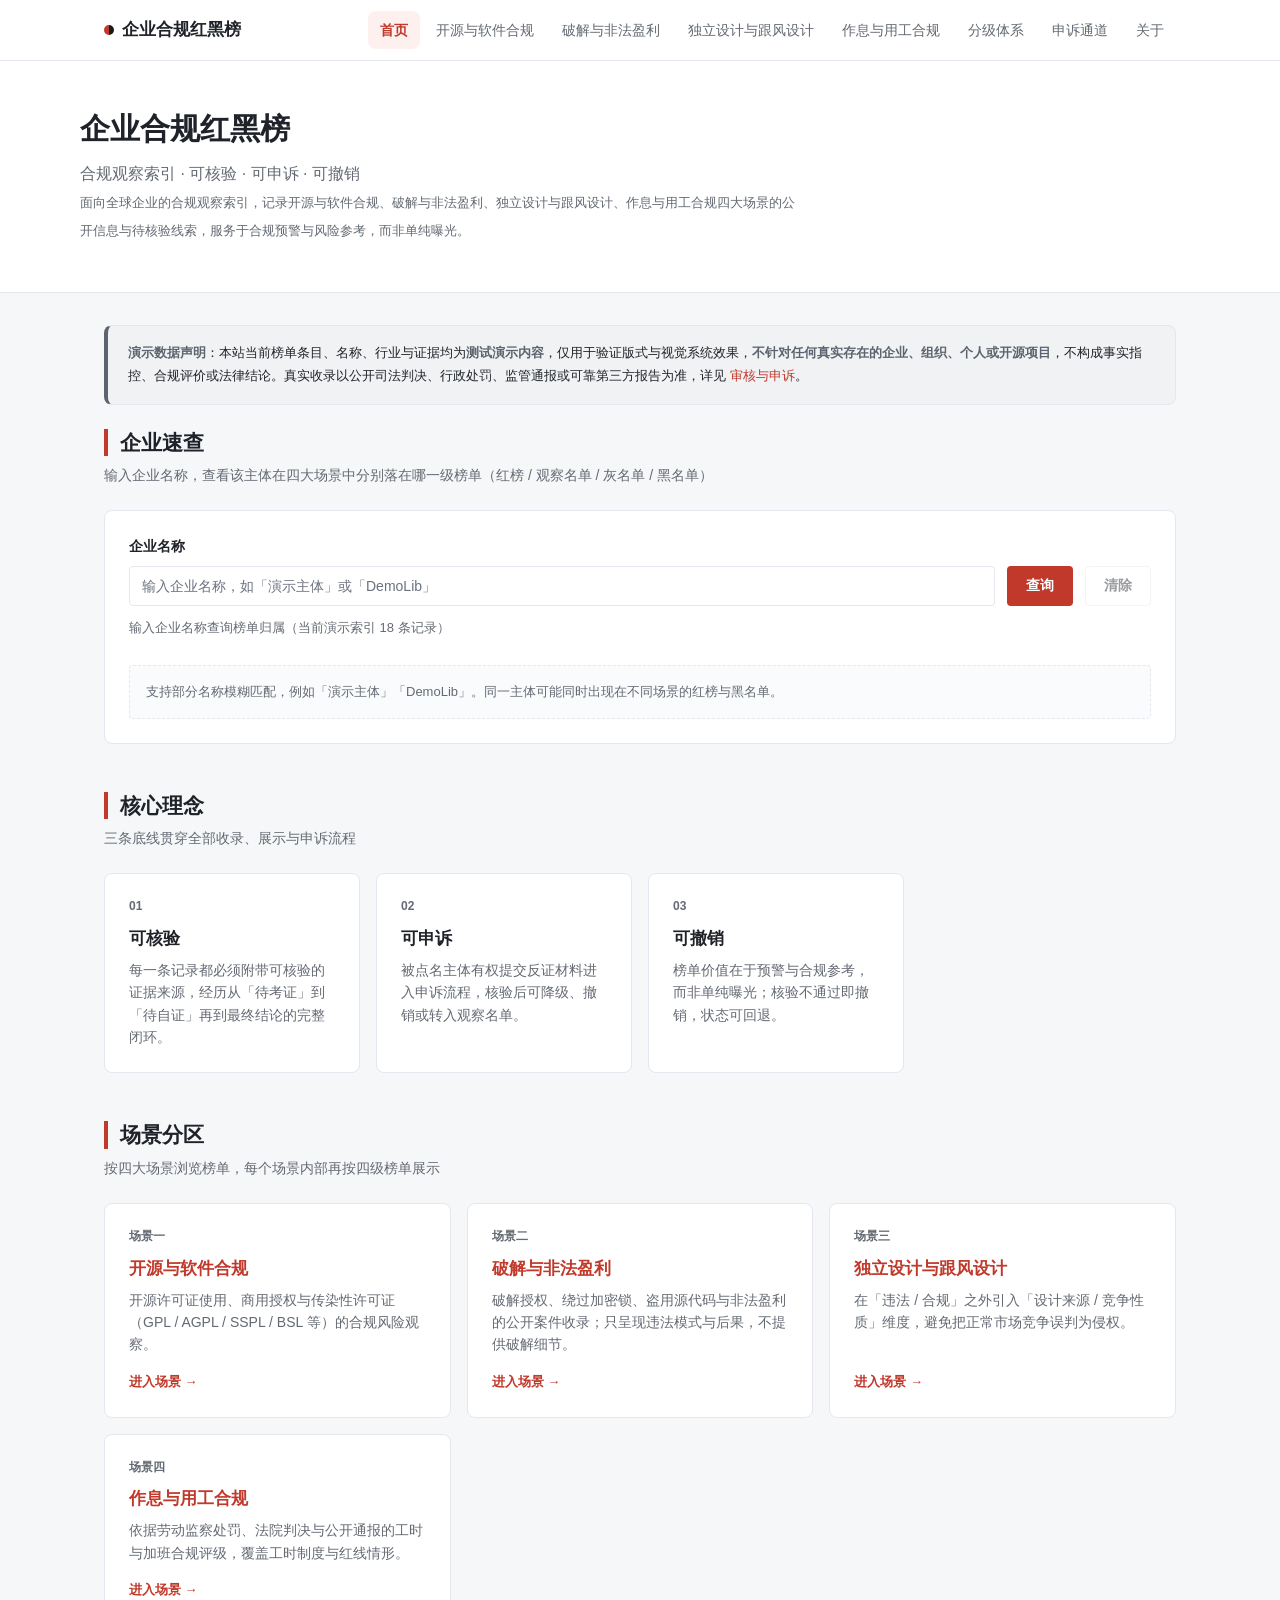
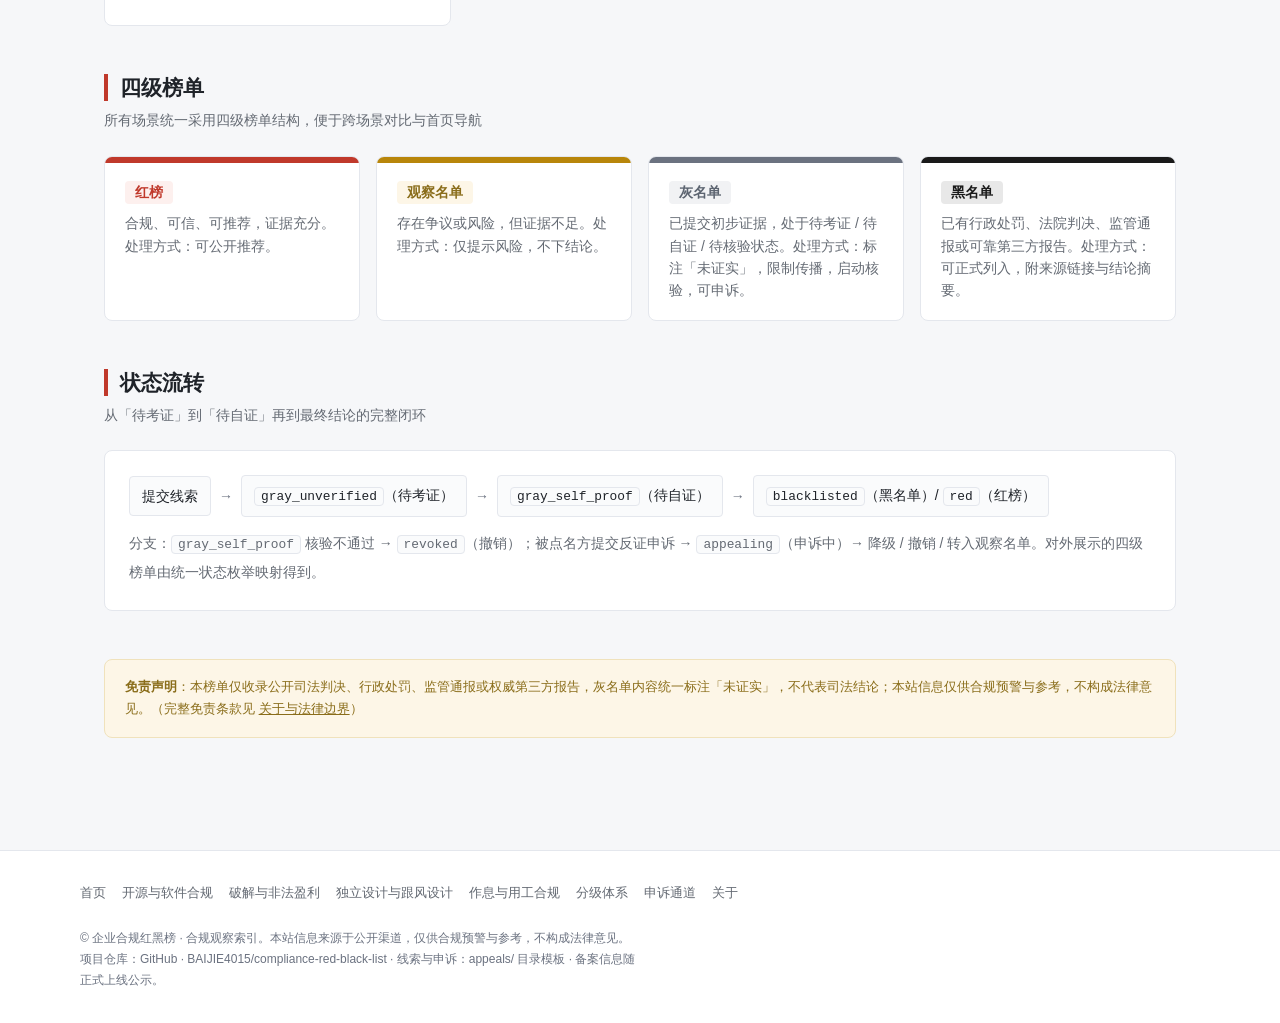
<file: index.html>
<!DOCTYPE html>
<html lang="zh-CN">
<head>
    <meta charset="UTF-8">
    <meta name="viewport" content="width=device-width, initial-scale=1.0">
    <title>企业合规红黑榜 · 首页</title>
    <meta name="description" content="面向全球企业的合规观察索引 —— 可核验、可申诉、可撤销">
    <link rel="stylesheet" href="assets/css/style.css">
    <link rel="icon" type="image/svg+xml" href="assets/favicon.svg">
</head>
<body>

<a class="u-skip-link" href="#main">跳到主内容</a>

<!-- ===== 顶部导航 ===== -->
<header class="site-header">
    <div class="inner">
        <a class="site-logo" href="index.html"><span class="logo-mark"></span>企业合规红黑榜</a>
        <nav class="site-nav">
            <a class="active" href="index.html">首页</a>
            <a href="pages/open-source.html">开源与软件合规</a>
            <a href="pages/illegal-profit.html">破解与非法盈利</a>
            <a href="pages/design.html">独立设计与跟风设计</a>
            <a href="pages/labor.html">作息与用工合规</a>
            <a href="pages/methodology.html">分级体系</a>
            <a href="pages/appeal.html">申诉通道</a>
            <a href="pages/about.html">关于</a>
        </nav>
    </div>
</header>

<!-- ===== 首页横幅 ===== -->
<section class="page-hero">
    <div class="inner">
        <h1>企业合规红黑榜</h1>
        <p class="subtitle">合规观察索引 · 可核验 · 可申诉 · 可撤销<br>
        <span class="u-note">面向全球企业的合规观察索引，记录开源与软件合规、破解与非法盈利、独立设计与跟风设计、作息与用工合规四大场景的公开信息与待核验线索，服务于合规预警与风险参考，而非单纯曝光。</span></p>
    </div>
</section>

<main id="main">

    <!-- 演示数据声明 -->
    <div class="demo-banner">
        <strong>演示数据声明</strong>：本站当前榜单条目、名称、行业与证据均为<strong>测试演示内容</strong>，仅用于验证版式与视觉系统效果，<strong>不针对任何真实存在的企业、组织、个人或开源项目</strong>，不构成事实指控、合规评价或法律结论。真实收录以公开司法判决、行政处罚、监管通报或可靠第三方报告为准，详见 <a href="pages/appeal.html">审核与申诉</a>。
    </div>

    <!-- 企业速查（按名称搜索榜单归属） -->
    <section class="section" id="entity-search">
        <div class="section-head">
            <h2>企业速查</h2>
            <p class="section-desc">输入企业名称，查看该主体在四大场景中分别落在哪一级榜单（红榜 / 观察名单 / 灰名单 / 黑名单）</p>
        </div>
        <div class="lookup-panel">
            <form class="lookup-form" action="#" method="get" role="search">
                <label class="lookup-label" for="lookup-input">企业名称</label>
                <div class="lookup-input-wrap">
                    <input class="lookup-input" id="lookup-input" name="q" type="search"
                           placeholder="输入企业名称，如「演示主体」或「DemoLib」"
                           autocomplete="off">
                    <button class="btn btn-primary" type="submit">查询</button>
                    <button class="btn btn-secondary lookup-clear" type="button" disabled>清除</button>
                </div>
            </form>
            <p class="lookup-count" aria-live="polite"></p>
            <div class="lookup-results"></div>
            <noscript>
                <p class="lookup-hint">当前浏览器未启用 JavaScript，速查功能不可用；可直接前往各
                    <a href="pages/open-source.html">场景榜单页</a> 浏览全部条目。</p>
            </noscript>
        </div>
    </section>

    <!-- 核心理念 -->
    <section class="section" id="principles">
        <div class="section-head">
            <h2>核心理念</h2>
            <p class="section-desc">三条底线贯穿全部收录、展示与申诉流程</p>
        </div>
        <div class="card-grid">
            <div class="card">
                <span class="card-tag">01</span>
                <h3>可核验</h3>
                <p>每一条记录都必须附带可核验的证据来源，经历从「待考证」到「待自证」再到最终结论的完整闭环。</p>
            </div>
            <div class="card">
                <span class="card-tag">02</span>
                <h3>可申诉</h3>
                <p>被点名主体有权提交反证材料进入申诉流程，核验后可降级、撤销或转入观察名单。</p>
            </div>
            <div class="card">
                <span class="card-tag">03</span>
                <h3>可撤销</h3>
                <p>榜单价值在于预警与合规参考，而非单纯曝光；核验不通过即撤销，状态可回退。</p>
            </div>
        </div>
    </section>

    <!-- 四大场景导航 -->
    <section class="section" id="scenarios">
        <div class="section-head">
            <h2>场景分区</h2>
            <p class="section-desc">按四大场景浏览榜单，每个场景内部再按四级榜单展示</p>
        </div>
        <div class="card-grid cols-3">
            <a class="card" href="pages/open-source.html">
                <span class="card-tag">场景一</span>
                <h3>开源与软件合规</h3>
                <p>开源许可证使用、商用授权与传染性许可证（GPL / AGPL / SSPL / BSL 等）的合规风险观察。</p>
                <span class="card-more">进入场景 →</span>
            </a>
            <a class="card" href="pages/illegal-profit.html">
                <span class="card-tag">场景二</span>
                <h3>破解与非法盈利</h3>
                <p>破解授权、绕过加密锁、盗用源代码与非法盈利的公开案件收录；只呈现违法模式与后果，不提供破解细节。</p>
                <span class="card-more">进入场景 →</span>
            </a>
            <a class="card" href="pages/design.html">
                <span class="card-tag">场景三</span>
                <h3>独立设计与跟风设计</h3>
                <p>在「违法 / 合规」之外引入「设计来源 / 竞争性质」维度，避免把正常市场竞争误判为侵权。</p>
                <span class="card-more">进入场景 →</span>
            </a>
            <a class="card" href="pages/labor.html">
                <span class="card-tag">场景四</span>
                <h3>作息与用工合规</h3>
                <p>依据劳动监察处罚、法院判决与公开通报的工时与加班合规评级，覆盖工时制度与红线情形。</p>
                <span class="card-more">进入场景 →</span>
            </a>
        </div>
    </section>

    <!-- 四级榜单 -->
    <section class="section" id="levels">
        <div class="section-head">
            <h2>四级榜单</h2>
            <p class="section-desc">所有场景统一采用四级榜单结构，便于跨场景对比与首页导航</p>
        </div>
        <div class="level-grid">
            <div class="level-card red">
                <div class="level-strip"></div>
                <div class="level-body">
                    <span class="level-name">红榜</span>
                    <p>合规、可信、可推荐，证据充分。处理方式：可公开推荐。</p>
                </div>
            </div>
            <div class="level-card watch">
                <div class="level-strip"></div>
                <div class="level-body">
                    <span class="level-name">观察名单</span>
                    <p>存在争议或风险，但证据不足。处理方式：仅提示风险，不下结论。</p>
                </div>
            </div>
            <div class="level-card gray">
                <div class="level-strip"></div>
                <div class="level-body">
                    <span class="level-name">灰名单</span>
                    <p>已提交初步证据，处于待考证 / 待自证 / 待核验状态。处理方式：标注「未证实」，限制传播，启动核验，可申诉。</p>
                </div>
            </div>
            <div class="level-card black">
                <div class="level-strip"></div>
                <div class="level-body">
                    <span class="level-name">黑名单</span>
                    <p>已有行政处罚、法院判决、监管通报或可靠第三方报告。处理方式：可正式列入，附来源链接与结论摘要。</p>
                </div>
            </div>
        </div>
    </section>

    <!-- 状态流转 -->
    <section class="section" id="status-flow">
        <div class="section-head">
            <h2>状态流转</h2>
            <p class="section-desc">从「待考证」到「待自证」再到最终结论的完整闭环</p>
        </div>
        <div class="flow-board">
            <div class="flow-track">
                <span class="flow-node">提交线索</span>
                <span class="flow-arrow" aria-hidden="true">→</span>
                <span class="flow-node"><code lang="en">gray_unverified</code>（待考证）</span>
                <span class="flow-arrow" aria-hidden="true">→</span>
                <span class="flow-node"><code lang="en">gray_self_proof</code>（待自证）</span>
                <span class="flow-arrow" aria-hidden="true">→</span>
                <span class="flow-node"><code lang="en">blacklisted</code>（黑名单）/ <code lang="en">red</code>（红榜）</span>
            </div>
            <p class="flow-branch">分支：<code lang="en">gray_self_proof</code> 核验不通过 → <code lang="en">revoked</code>（撤销）；被点名方提交反证申诉 → <code lang="en">appealing</code>（申诉中）→ 降级 / 撤销 / 转入观察名单。对外展示的四级榜单由统一状态枚举映射得到。</p>
        </div>
    </section>

    <!-- 免责声明 -->
    <section class="section" id="disclaimer">
        <div class="disclaimer-bar">
            <strong>免责声明</strong>：本榜单仅收录公开司法判决、行政处罚、监管通报或权威第三方报告，灰名单内容统一标注「未证实」，不代表司法结论；本站信息仅供合规预警与参考，不构成法律意见。（完整免责条款见 <a href="pages/about.html">关于与法律边界</a>）
        </div>
    </section>

</main>

<!-- ===== 页脚 ===== -->
<footer class="site-footer">
    <div class="inner">
        <nav class="footer-nav">
            <a href="index.html">首页</a>
            <a href="pages/open-source.html">开源与软件合规</a>
            <a href="pages/illegal-profit.html">破解与非法盈利</a>
            <a href="pages/design.html">独立设计与跟风设计</a>
            <a href="pages/labor.html">作息与用工合规</a>
            <a href="pages/methodology.html">分级体系</a>
            <a href="pages/appeal.html">申诉通道</a>
            <a href="pages/about.html">关于</a>
        </nav>
        <p class="footer-note">
            © 企业合规红黑榜 · 合规观察索引。本站信息来源于公开渠道，仅供合规预警与参考，不构成法律意见。<br>
            项目仓库：GitHub · BAIJIE4015/compliance-red-black-list · 线索与申诉：appeals/ 目录模板 · 备案信息随正式上线公示。
        </p>
    </div>
</footer>

<script src="assets/js/filter.js" defer></script>
<script src="assets/js/search-data.js" defer></script>
<script src="assets/js/entity-search.js" defer></script>

</body>
</html>
</file>
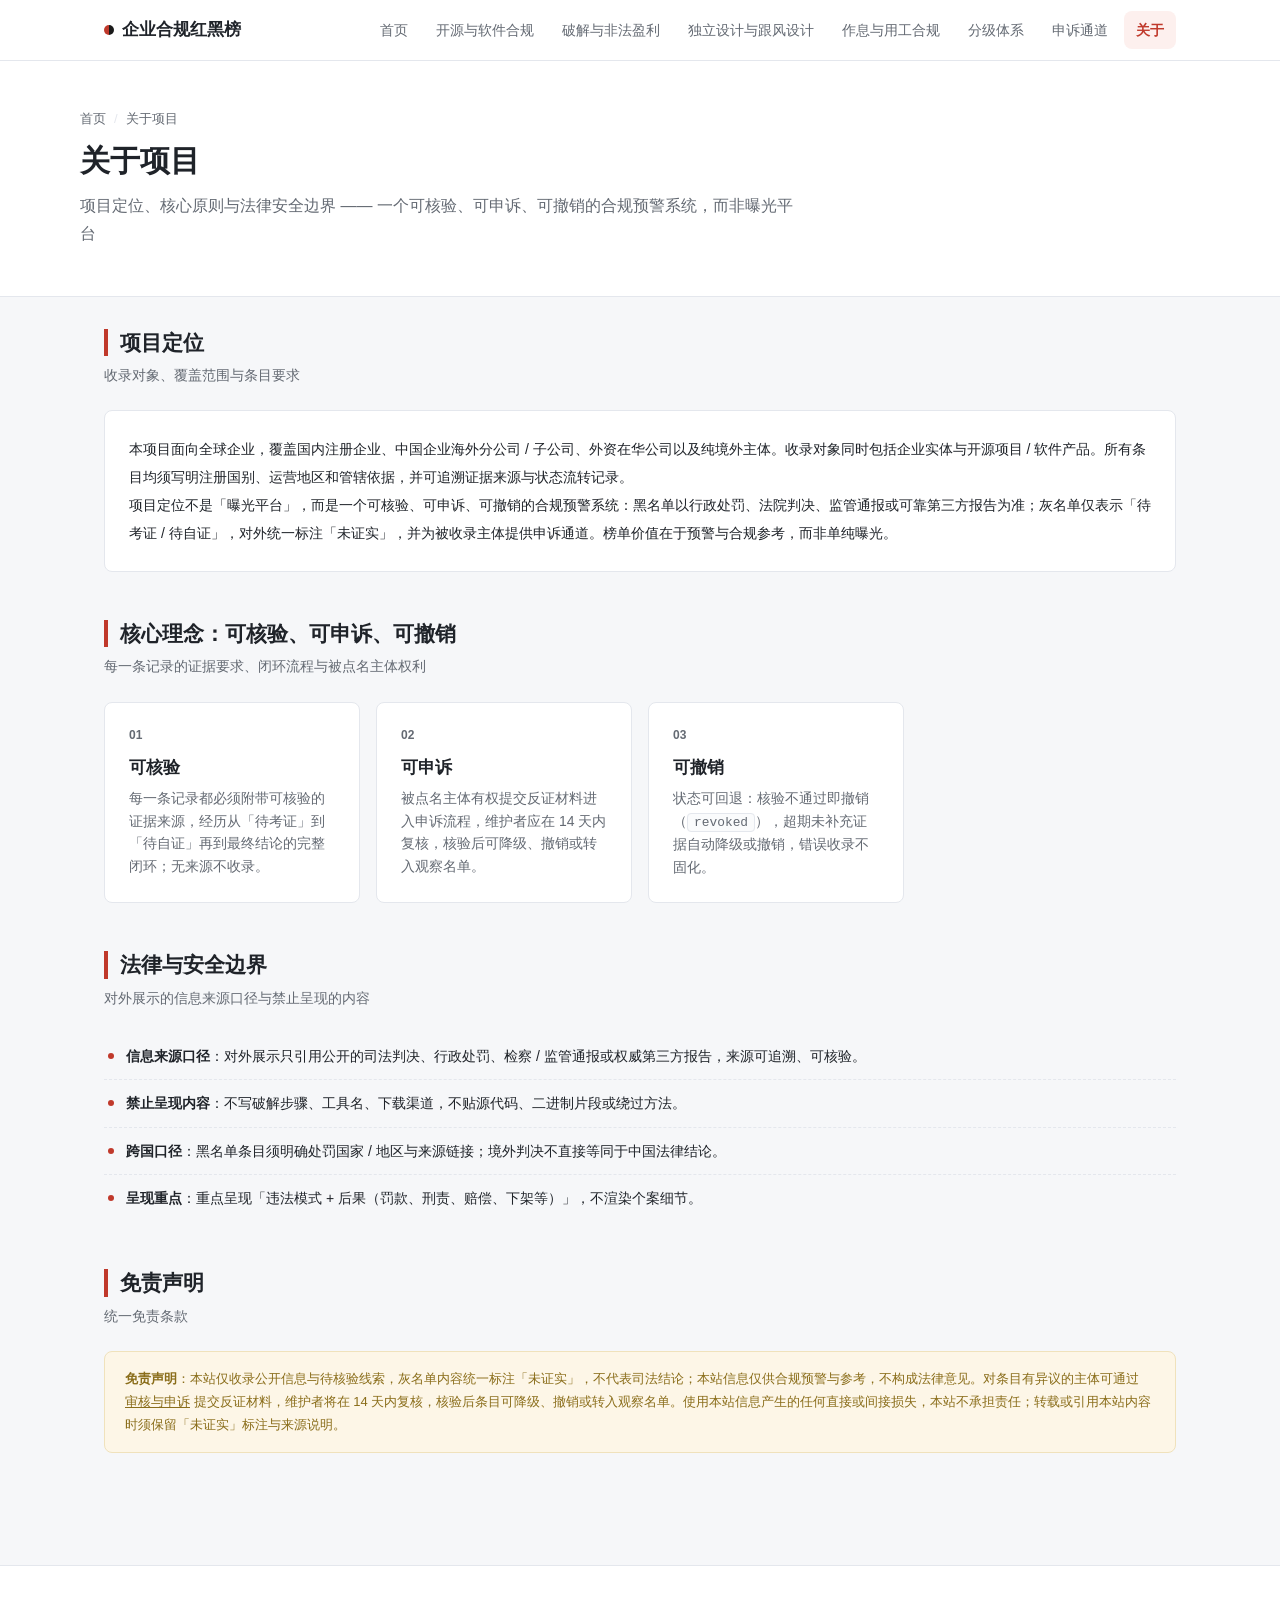
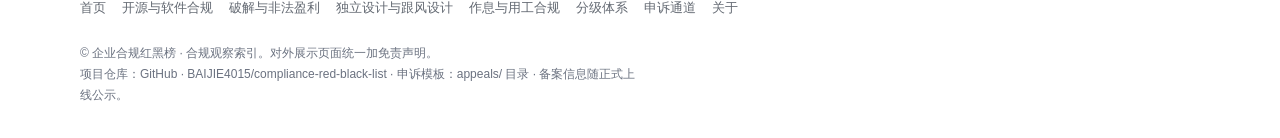
<file: pages/about.html>
<!DOCTYPE html>
<html lang="zh-CN">
<head>
    <meta charset="UTF-8">
    <meta name="viewport" content="width=device-width, initial-scale=1.0">
    <title>关于项目 · 企业合规红黑榜</title>
    <meta name="description" content="项目定位、核心理念与法律安全边界">
    <link rel="stylesheet" href="../assets/css/style.css">
    <link rel="icon" type="image/svg+xml" href="../assets/favicon.svg">
</head>
<body>

<a class="u-skip-link" href="#main">跳到主内容</a>

<header class="site-header">
    <div class="inner">
        <a class="site-logo" href="../index.html"><span class="logo-mark"></span>企业合规红黑榜</a>
        <nav class="site-nav">
            <a href="../index.html">首页</a>
            <a href="open-source.html">开源与软件合规</a>
            <a href="illegal-profit.html">破解与非法盈利</a>
            <a href="design.html">独立设计与跟风设计</a>
            <a href="labor.html">作息与用工合规</a>
            <a href="methodology.html">分级体系</a>
            <a href="appeal.html">申诉通道</a>
            <a class="active" href="about.html">关于</a>
        </nav>
    </div>
</header>

<section class="page-hero">
    <div class="inner">
        <p class="breadcrumb">
            <a href="../index.html">首页</a><span class="sep">/</span>关于项目
        </p>
        <h1>关于项目</h1>
        <p class="subtitle">项目定位、核心原则与法律安全边界 —— 一个可核验、可申诉、可撤销的合规预警系统，而非曝光平台</p>
    </div>
</section>

<main id="main">

    <!-- 项目定位 -->
    <section class="section" id="positioning">
        <div class="section-head">
            <h2>项目定位</h2>
            <p class="section-desc">收录对象、覆盖范围与条目要求</p>
        </div>
        <div class="flow-board">
            <p>本项目面向全球企业，覆盖国内注册企业、中国企业海外分公司 / 子公司、外资在华公司以及纯境外主体。收录对象同时包括企业实体与开源项目 / 软件产品。所有条目均须写明注册国别、运营地区和管辖依据，并可追溯证据来源与状态流转记录。</p>
            <p>项目定位不是「曝光平台」，而是一个可核验、可申诉、可撤销的合规预警系统：黑名单以行政处罚、法院判决、监管通报或可靠第三方报告为准；灰名单仅表示「待考证 / 待自证」，对外统一标注「未证实」，并为被收录主体提供申诉通道。榜单价值在于预警与合规参考，而非单纯曝光。</p>
        </div>
    </section>

    <!-- 核心理念 -->
    <section class="section" id="principles">
        <div class="section-head">
            <h2>核心理念：可核验、可申诉、可撤销</h2>
            <p class="section-desc">每一条记录的证据要求、闭环流程与被点名主体权利</p>
        </div>
        <div class="card-grid">
            <div class="card">
                <span class="card-tag">01</span>
                <h3>可核验</h3>
                <p>每一条记录都必须附带可核验的证据来源，经历从「待考证」到「待自证」再到最终结论的完整闭环；无来源不收录。</p>
            </div>
            <div class="card">
                <span class="card-tag">02</span>
                <h3>可申诉</h3>
                <p>被点名主体有权提交反证材料进入申诉流程，维护者应在 14 天内复核，核验后可降级、撤销或转入观察名单。</p>
            </div>
            <div class="card">
                <span class="card-tag">03</span>
                <h3>可撤销</h3>
                <p>状态可回退：核验不通过即撤销（<code lang="en">revoked</code>），超期未补充证据自动降级或撤销，错误收录不固化。</p>
            </div>
        </div>
    </section>

    <!-- 法律与安全边界 -->
    <section class="section" id="legal">
        <div class="section-head">
            <h2>法律与安全边界</h2>
            <p class="section-desc">对外展示的信息来源口径与禁止呈现的内容</p>
        </div>
        <ul class="rule-list">
            <li><strong>信息来源口径</strong>：对外展示只引用公开的司法判决、行政处罚、检察 / 监管通报或权威第三方报告，来源可追溯、可核验。</li>
            <li><strong>禁止呈现内容</strong>：不写破解步骤、工具名、下载渠道，不贴源代码、二进制片段或绕过方法。</li>
            <li><strong>跨国口径</strong>：黑名单条目须明确处罚国家 / 地区与来源链接；境外判决不直接等同于中国法律结论。</li>
            <li><strong>呈现重点</strong>：重点呈现「违法模式 + 后果（罚款、刑责、赔偿、下架等）」，不渲染个案细节。</li>
        </ul>
    </section>

    <!-- 免责声明 -->
    <section class="section" id="disclaimer">
        <div class="section-head">
            <h2>免责声明</h2>
            <p class="section-desc">统一免责条款</p>
        </div>
        <div class="disclaimer-bar">
            <strong>免责声明</strong>：本站仅收录公开信息与待核验线索，灰名单内容统一标注「未证实」，不代表司法结论；本站信息仅供合规预警与参考，不构成法律意见。对条目有异议的主体可通过 <a href="appeal.html">审核与申诉</a> 提交反证材料，维护者将在 14 天内复核，核验后条目可降级、撤销或转入观察名单。使用本站信息产生的任何直接或间接损失，本站不承担责任；转载或引用本站内容时须保留「未证实」标注与来源说明。
        </div>
    </section>

</main>

<footer class="site-footer">
    <div class="inner">
        <nav class="footer-nav">
            <a href="../index.html">首页</a>
            <a href="open-source.html">开源与软件合规</a>
            <a href="illegal-profit.html">破解与非法盈利</a>
            <a href="design.html">独立设计与跟风设计</a>
            <a href="labor.html">作息与用工合规</a>
            <a href="methodology.html">分级体系</a>
            <a href="appeal.html">申诉通道</a>
            <a href="about.html">关于</a>
        </nav>
        <p class="footer-note">
            © 企业合规红黑榜 · 合规观察索引。对外展示页面统一加免责声明。<br>
            项目仓库：GitHub · BAIJIE4015/compliance-red-black-list · 申诉模板：appeals/ 目录 · 备案信息随正式上线公示。
        </p>
    </div>
</footer>

<script src="../assets/js/filter.js" defer></script>

</body>
</html>
</file>
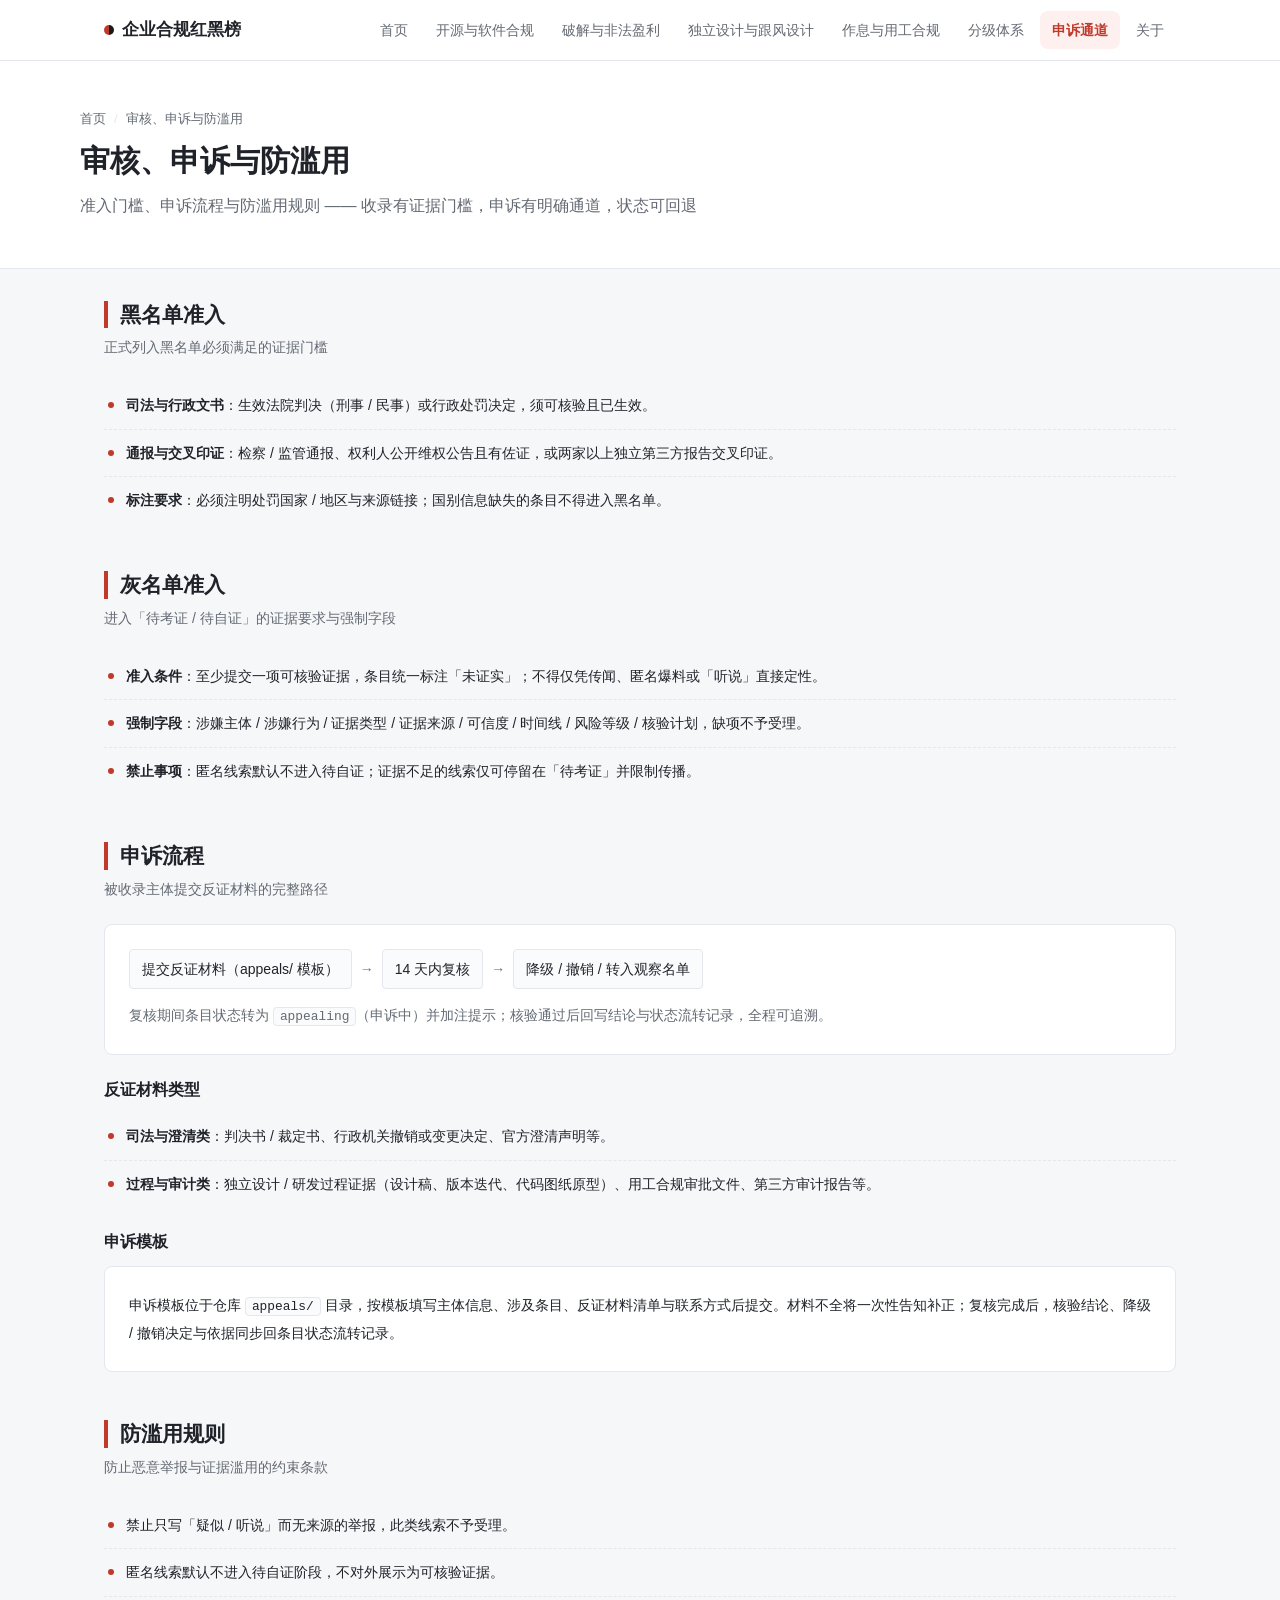
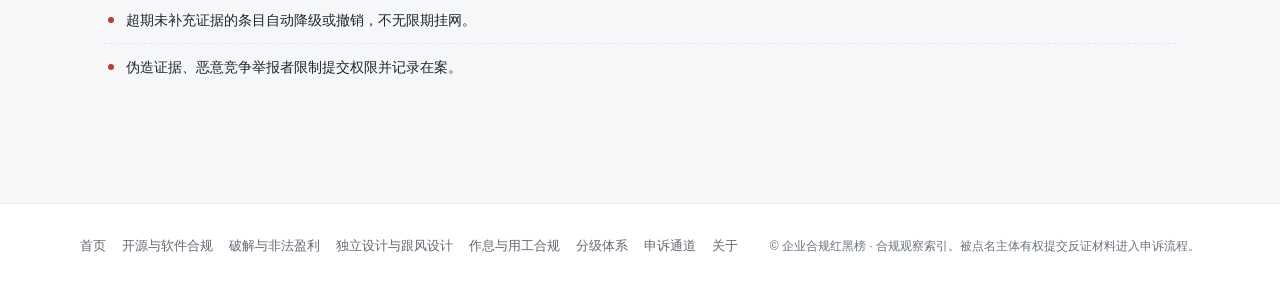
<file: pages/appeal.html>
<!DOCTYPE html>
<html lang="zh-CN">
<head>
    <meta charset="UTF-8">
    <meta name="viewport" content="width=device-width, initial-scale=1.0">
    <title>审核、申诉与防滥用 · 企业合规红黑榜</title>
    <meta name="description" content="黑名单/灰名单准入、申诉流程与防滥用规则">
    <link rel="stylesheet" href="../assets/css/style.css">
    <link rel="icon" type="image/svg+xml" href="../assets/favicon.svg">
</head>
<body>

<a class="u-skip-link" href="#main">跳到主内容</a>

<header class="site-header">
    <div class="inner">
        <a class="site-logo" href="../index.html"><span class="logo-mark"></span>企业合规红黑榜</a>
        <nav class="site-nav">
            <a href="../index.html">首页</a>
            <a href="open-source.html">开源与软件合规</a>
            <a href="illegal-profit.html">破解与非法盈利</a>
            <a href="design.html">独立设计与跟风设计</a>
            <a href="labor.html">作息与用工合规</a>
            <a href="methodology.html">分级体系</a>
            <a class="active" href="appeal.html">申诉通道</a>
            <a href="about.html">关于</a>
        </nav>
    </div>
</header>

<section class="page-hero">
    <div class="inner">
        <p class="breadcrumb">
            <a href="../index.html">首页</a><span class="sep">/</span>审核、申诉与防滥用
        </p>
        <h1>审核、申诉与防滥用</h1>
        <p class="subtitle">准入门槛、申诉流程与防滥用规则 —— 收录有证据门槛，申诉有明确通道，状态可回退</p>
    </div>
</section>

<main id="main">

    <!-- 黑名单准入 -->
    <section class="section" id="black-admission">
        <div class="section-head">
            <h2>黑名单准入</h2>
            <p class="section-desc">正式列入黑名单必须满足的证据门槛</p>
        </div>
        <ul class="rule-list">
            <li><strong>司法与行政文书</strong>：生效法院判决（刑事 / 民事）或行政处罚决定，须可核验且已生效。</li>
            <li><strong>通报与交叉印证</strong>：检察 / 监管通报、权利人公开维权公告且有佐证，或两家以上独立第三方报告交叉印证。</li>
            <li><strong>标注要求</strong>：必须注明处罚国家 / 地区与来源链接；国别信息缺失的条目不得进入黑名单。</li>
        </ul>
    </section>

    <!-- 灰名单准入 -->
    <section class="section" id="gray-admission">
        <div class="section-head">
            <h2>灰名单准入</h2>
            <p class="section-desc">进入「待考证 / 待自证」的证据要求与强制字段</p>
        </div>
        <ul class="rule-list">
            <li><strong>准入条件</strong>：至少提交一项可核验证据，条目统一标注「未证实」；不得仅凭传闻、匿名爆料或「听说」直接定性。</li>
            <li><strong>强制字段</strong>：涉嫌主体 / 涉嫌行为 / 证据类型 / 证据来源 / 可信度 / 时间线 / 风险等级 / 核验计划，缺项不予受理。</li>
            <li><strong>禁止事项</strong>：匿名线索默认不进入待自证；证据不足的线索仅可停留在「待考证」并限制传播。</li>
        </ul>
    </section>

    <!-- 申诉流程 -->
    <section class="section" id="appeal-flow">
        <div class="section-head">
            <h2>申诉流程</h2>
            <p class="section-desc">被收录主体提交反证材料的完整路径</p>
        </div>
        <div class="flow-board">
            <div class="flow-track">
                <span class="flow-node">提交反证材料（appeals/ 模板）</span>
                <span class="flow-arrow" aria-hidden="true">→</span>
                <span class="flow-node">14 天内复核</span>
                <span class="flow-arrow" aria-hidden="true">→</span>
                <span class="flow-node">降级 / 撤销 / 转入观察名单</span>
            </div>
            <p class="flow-branch">复核期间条目状态转为 <code lang="en">appealing</code>（申诉中）并加注提示；核验通过后回写结论与状态流转记录，全程可追溯。</p>
        </div>

        <h3>反证材料类型</h3>
        <ul class="rule-list">
            <li><strong>司法与澄清类</strong>：判决书 / 裁定书、行政机关撤销或变更决定、官方澄清声明等。</li>
            <li><strong>过程与审计类</strong>：独立设计 / 研发过程证据（设计稿、版本迭代、代码图纸原型）、用工合规审批文件、第三方审计报告等。</li>
        </ul>

        <h3>申诉模板</h3>
        <div class="flow-board">
            <p>申诉模板位于仓库 <code>appeals/</code> 目录，按模板填写主体信息、涉及条目、反证材料清单与联系方式后提交。材料不全将一次性告知补正；复核完成后，核验结论、降级 / 撤销决定与依据同步回条目状态流转记录。</p>
        </div>
    </section>

    <!-- 防滥用规则 -->
    <section class="section" id="anti-abuse">
        <div class="section-head">
            <h2>防滥用规则</h2>
            <p class="section-desc">防止恶意举报与证据滥用的约束条款</p>
        </div>
        <ul class="rule-list">
            <li>禁止只写「疑似 / 听说」而无来源的举报，此类线索不予受理。</li>
            <li>匿名线索默认不进入待自证阶段，不对外展示为可核验证据。</li>
            <li>超期未补充证据的条目自动降级或撤销，不无限期挂网。</li>
            <li>伪造证据、恶意竞争举报者限制提交权限并记录在案。</li>
        </ul>
    </section>

</main>

<footer class="site-footer">
    <div class="inner">
        <nav class="footer-nav">
            <a href="../index.html">首页</a>
            <a href="open-source.html">开源与软件合规</a>
            <a href="illegal-profit.html">破解与非法盈利</a>
            <a href="design.html">独立设计与跟风设计</a>
            <a href="labor.html">作息与用工合规</a>
            <a href="methodology.html">分级体系</a>
            <a href="appeal.html">申诉通道</a>
            <a href="about.html">关于</a>
        </nav>
        <p class="footer-note">
            © 企业合规红黑榜 · 合规观察索引。被点名主体有权提交反证材料进入申诉流程。
        </p>
    </div>
</footer>

<script src="../assets/js/filter.js" defer></script>

</body>
</html>
</file>
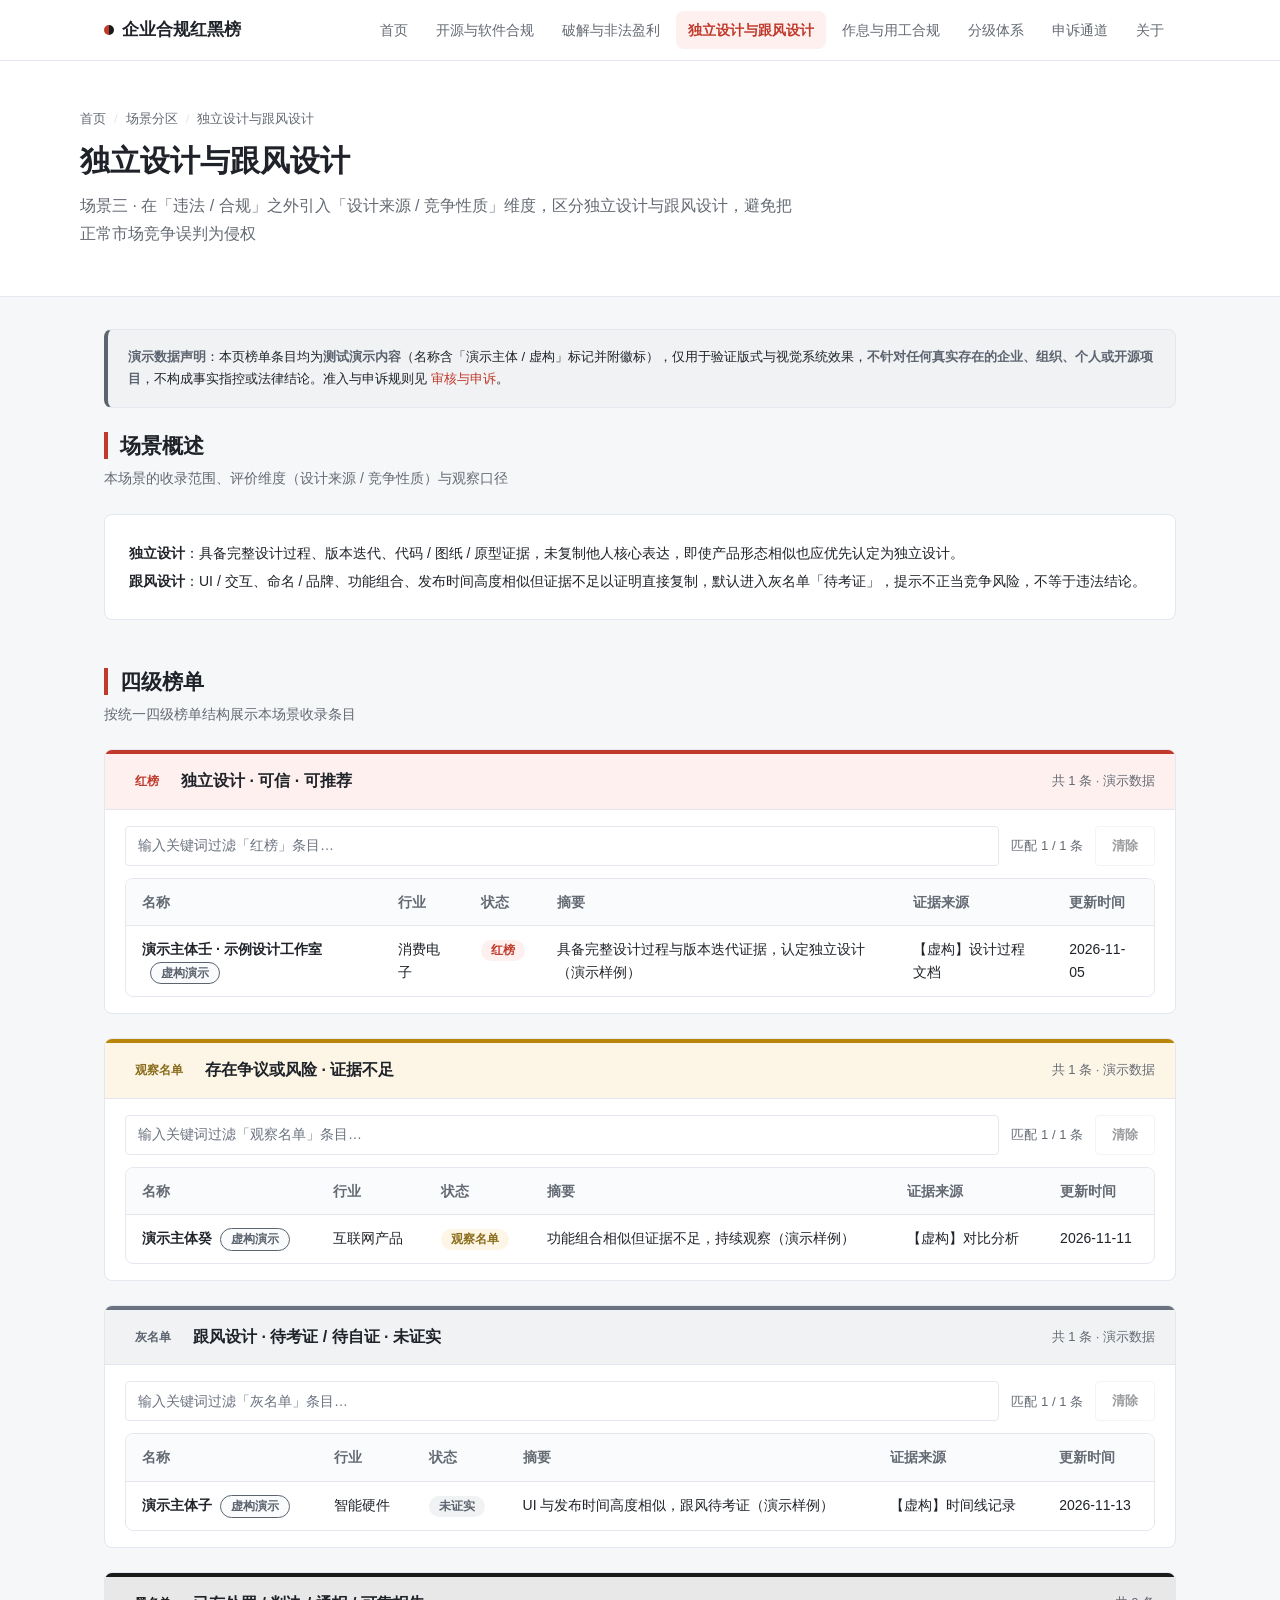
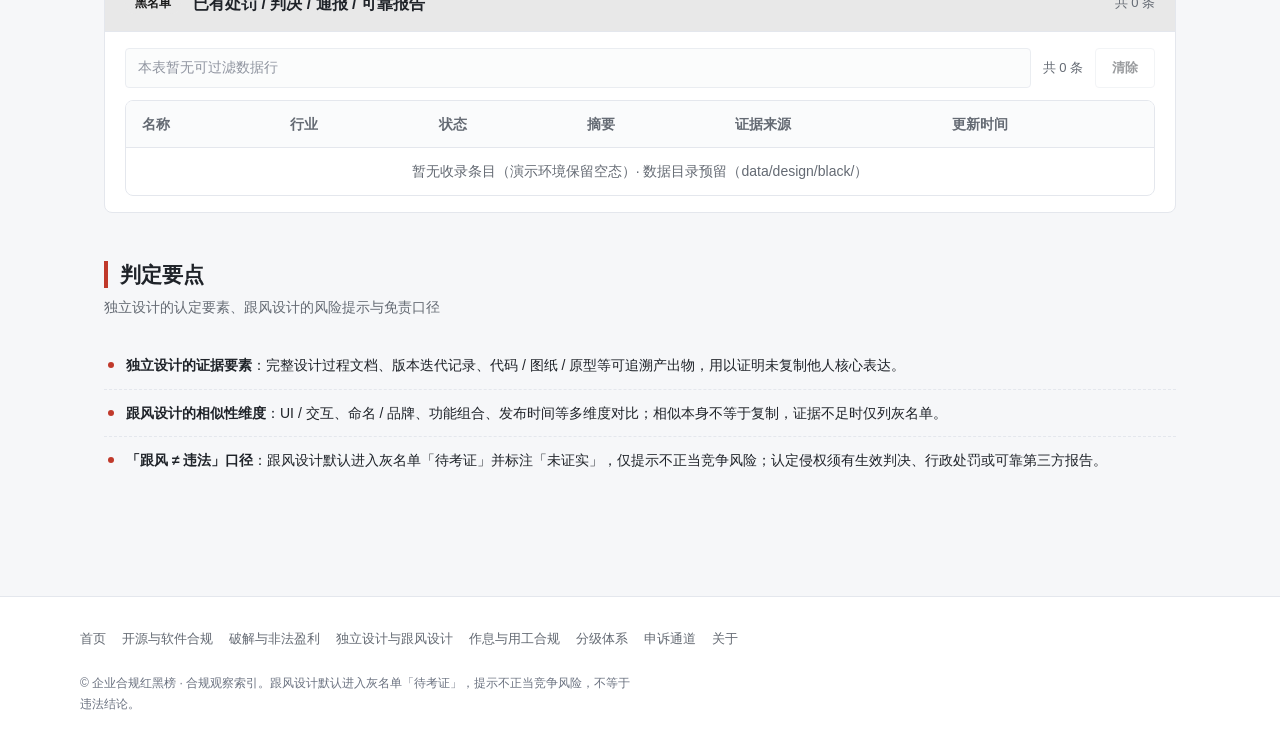
<file: pages/design.html>
<!DOCTYPE html>
<html lang="zh-CN">
<head>
    <meta charset="UTF-8">
    <meta name="viewport" content="width=device-width, initial-scale=1.0">
    <title>独立设计与跟风设计 · 企业合规红黑榜</title>
    <meta name="description" content="独立设计与跟风设计场景榜单">
    <link rel="stylesheet" href="../assets/css/style.css">
    <link rel="icon" type="image/svg+xml" href="../assets/favicon.svg">
</head>
<body>

<a class="u-skip-link" href="#main">跳到主内容</a>

<header class="site-header">
    <div class="inner">
        <a class="site-logo" href="../index.html"><span class="logo-mark"></span>企业合规红黑榜</a>
        <nav class="site-nav">
            <a href="../index.html">首页</a>
            <a href="open-source.html">开源与软件合规</a>
            <a href="illegal-profit.html">破解与非法盈利</a>
            <a class="active" href="design.html">独立设计与跟风设计</a>
            <a href="labor.html">作息与用工合规</a>
            <a href="methodology.html">分级体系</a>
            <a href="appeal.html">申诉通道</a>
            <a href="about.html">关于</a>
        </nav>
    </div>
</header>

<section class="page-hero">
    <div class="inner">
        <p class="breadcrumb">
            <a href="../index.html">首页</a><span class="sep">/</span>场景分区<span class="sep">/</span>独立设计与跟风设计
        </p>
        <h1>独立设计与跟风设计</h1>
        <p class="subtitle">场景三 · 在「违法 / 合规」之外引入「设计来源 / 竞争性质」维度，区分独立设计与跟风设计，避免把正常市场竞争误判为侵权</p>
    </div>
</section>

<main id="main">

    <!-- 演示数据声明 -->
    <div class="demo-banner">
        <strong>演示数据声明</strong>：本页榜单条目均为<strong>测试演示内容</strong>（名称含「演示主体 / 虚构」标记并附徽标），仅用于验证版式与视觉系统效果，<strong>不针对任何真实存在的企业、组织、个人或开源项目</strong>，不构成事实指控或法律结论。准入与申诉规则见 <a href="appeal.html">审核与申诉</a>。
    </div>

    <!-- 场景概述 -->
    <section class="section" id="overview">
        <div class="section-head">
            <h2>场景概述</h2>
            <p class="section-desc">本场景的收录范围、评价维度（设计来源 / 竞争性质）与观察口径</p>
        </div>
        <div class="flow-board">
            <p><strong>独立设计</strong>：具备完整设计过程、版本迭代、代码 / 图纸 / 原型证据，未复制他人核心表达，即使产品形态相似也应优先认定为独立设计。</p>
            <p><strong>跟风设计</strong>：UI / 交互、命名 / 品牌、功能组合、发布时间高度相似但证据不足以证明直接复制，默认进入灰名单「待考证」，提示不正当竞争风险，不等于违法结论。</p>
        </div>
    </section>

    <!-- 四级榜单 -->
    <section class="section" id="rankings">
        <div class="section-head">
            <h2>四级榜单</h2>
            <p class="section-desc">按统一四级榜单结构展示本场景收录条目</p>
        </div>

        <div class="tier-block tier-red">
            <div class="tier-header">
                <span class="badge badge-red">红榜</span>
                <h3>独立设计 · 可信 · 可推荐</h3>
                <span class="tier-count">共 1 条 · 演示数据</span>
            </div>
            <div class="tier-body">
                <div class="table-wrap">
                    <table class="data-table">
                        <thead>
                            <tr>
                                <th>名称</th>
                                <th>行业</th>
                                <th>状态</th>
                                <th>摘要</th>
                                <th>证据来源</th>
                                <th>更新时间</th>
                            </tr>
                        </thead>
                        <tbody>
                            <tr>
                                <td class="col-name">演示主体壬 · 示例设计工作室<span class="badge badge-demo">虚构演示</span></td>
                                <td>消费电子</td>
                                <td><span class="badge badge-red">红榜</span></td>
                                <td>具备完整设计过程与版本迭代证据，认定独立设计（演示样例）</td>
                                <td>【虚构】设计过程文档</td>
                                <td>2026-11-05</td>
                            </tr>
                        </tbody>
                    </table>
                </div>
            </div>
        </div>

        <div class="tier-block tier-watch">
            <div class="tier-header">
                <span class="badge badge-watch">观察名单</span>
                <h3>存在争议或风险 · 证据不足</h3>
                <span class="tier-count">共 1 条 · 演示数据</span>
            </div>
            <div class="tier-body">
                <div class="table-wrap">
                    <table class="data-table">
                        <thead>
                            <tr>
                                <th>名称</th>
                                <th>行业</th>
                                <th>状态</th>
                                <th>摘要</th>
                                <th>证据来源</th>
                                <th>更新时间</th>
                            </tr>
                        </thead>
                        <tbody>
                            <tr>
                                <td class="col-name">演示主体癸<span class="badge badge-demo">虚构演示</span></td>
                                <td>互联网产品</td>
                                <td><span class="badge badge-watch">观察名单</span></td>
                                <td>功能组合相似但证据不足，持续观察（演示样例）</td>
                                <td>【虚构】对比分析</td>
                                <td>2026-11-11</td>
                            </tr>
                        </tbody>
                    </table>
                </div>
            </div>
        </div>

        <div class="tier-block tier-gray">
            <div class="tier-header">
                <span class="badge badge-gray">灰名单</span>
                <h3>跟风设计 · 待考证 / 待自证 · 未证实</h3>
                <span class="tier-count">共 1 条 · 演示数据</span>
            </div>
            <div class="tier-body">
                <div class="table-wrap">
                    <table class="data-table">
                        <thead>
                            <tr>
                                <th>名称</th>
                                <th>行业</th>
                                <th>状态</th>
                                <th>摘要</th>
                                <th>证据来源</th>
                                <th>更新时间</th>
                            </tr>
                        </thead>
                        <tbody>
                            <tr>
                                <td class="col-name">演示主体子<span class="badge badge-demo">虚构演示</span></td>
                                <td>智能硬件</td>
                                <td><span class="badge badge-gray">未证实</span></td>
                                <td>UI 与发布时间高度相似，跟风待考证（演示样例）</td>
                                <td>【虚构】时间线记录</td>
                                <td>2026-11-13</td>
                            </tr>
                        </tbody>
                    </table>
                </div>
            </div>
        </div>

        <div class="tier-block tier-black">
            <div class="tier-header">
                <span class="badge badge-black">黑名单</span>
                <h3>已有处罚 / 判决 / 通报 / 可靠报告</h3>
                <span class="tier-count">共 0 条</span>
            </div>
            <div class="tier-body">
                <div class="table-wrap">
                    <table class="data-table">
                        <thead>
                            <tr>
                                <th>名称</th>
                                <th>行业</th>
                                <th>状态</th>
                                <th>摘要</th>
                                <th>证据来源</th>
                                <th>更新时间</th>
                            </tr>
                        </thead>
                        <tbody>
                            <tr class="placeholder-row">
                                <td colspan="6">暂无收录条目（演示环境保留空态）· 数据目录预留（data/design/black/）</td>
                            </tr>
                        </tbody>
                    </table>
                </div>
            </div>
        </div>
    </section>

    <!-- 判定要点 -->
    <section class="section" id="criteria">
        <div class="section-head">
            <h2>判定要点</h2>
            <p class="section-desc">独立设计的认定要素、跟风设计的风险提示与免责口径</p>
        </div>
        <ul class="rule-list">
            <li><strong>独立设计的证据要素</strong>：完整设计过程文档、版本迭代记录、代码 / 图纸 / 原型等可追溯产出物，用以证明未复制他人核心表达。</li>
            <li><strong>跟风设计的相似性维度</strong>：UI / 交互、命名 / 品牌、功能组合、发布时间等多维度对比；相似本身不等于复制，证据不足时仅列灰名单。</li>
            <li><strong>「跟风 ≠ 违法」口径</strong>：跟风设计默认进入灰名单「待考证」并标注「未证实」，仅提示不正当竞争风险；认定侵权须有生效判决、行政处罚或可靠第三方报告。</li>
        </ul>
    </section>

</main>

<footer class="site-footer">
    <div class="inner">
        <nav class="footer-nav">
            <a href="../index.html">首页</a>
            <a href="open-source.html">开源与软件合规</a>
            <a href="illegal-profit.html">破解与非法盈利</a>
            <a href="design.html">独立设计与跟风设计</a>
            <a href="labor.html">作息与用工合规</a>
            <a href="methodology.html">分级体系</a>
            <a href="appeal.html">申诉通道</a>
            <a href="about.html">关于</a>
        </nav>
        <p class="footer-note">
            © 企业合规红黑榜 · 合规观察索引。跟风设计默认进入灰名单「待考证」，提示不正当竞争风险，不等于违法结论。
        </p>
    </div>
</footer>

<script src="../assets/js/filter.js" defer></script>

</body>
</html>
</file>
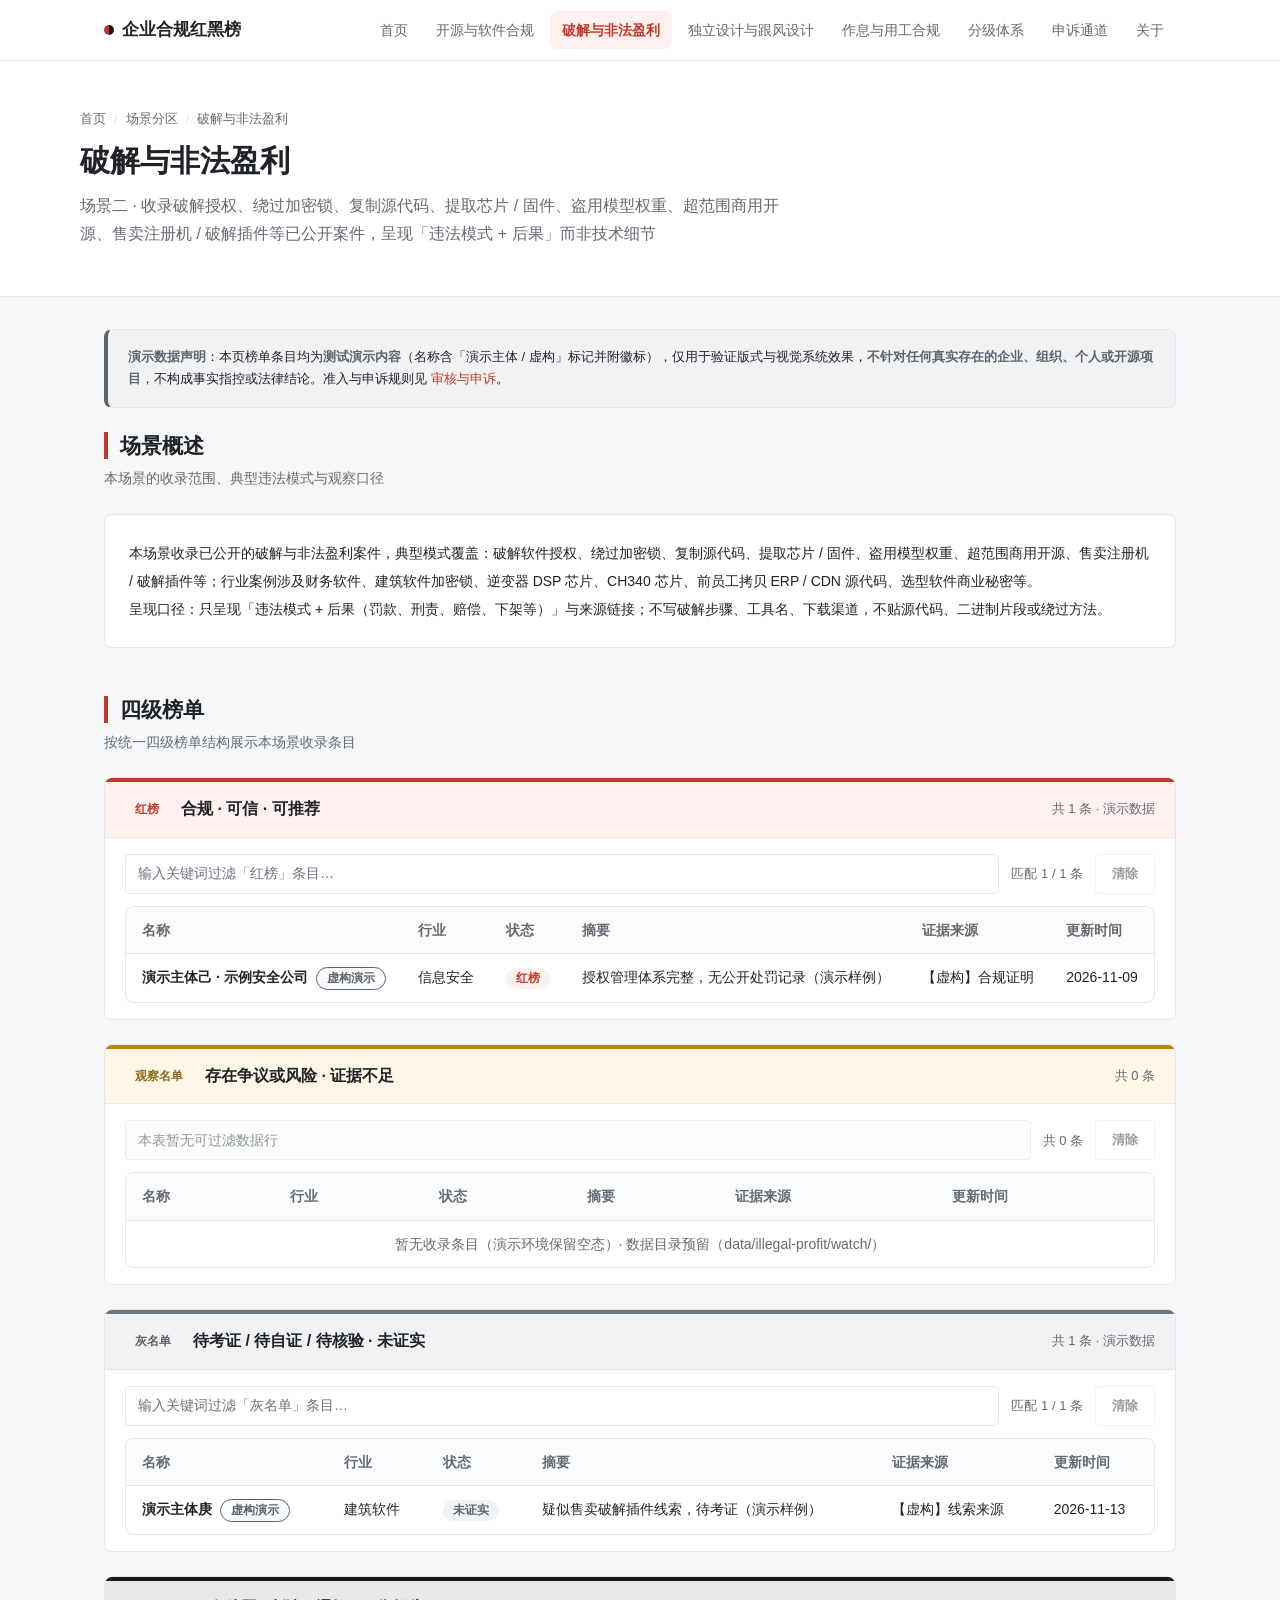
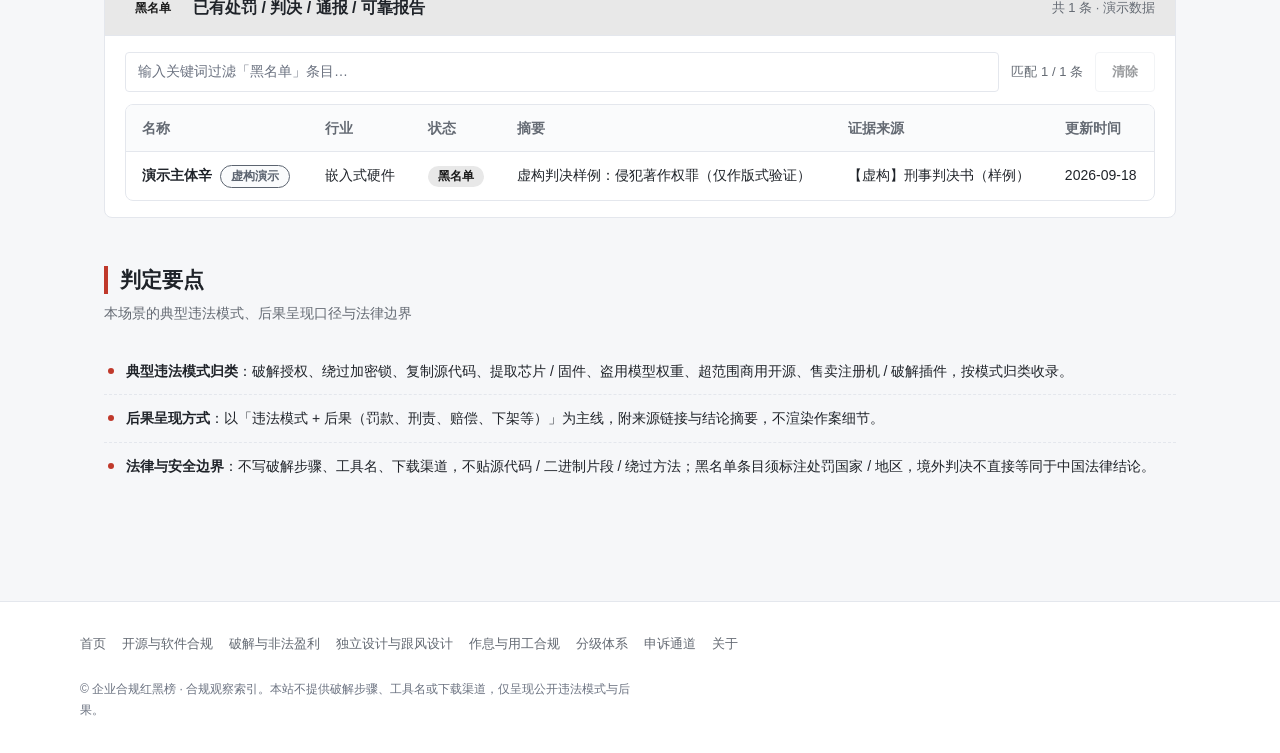
<file: pages/illegal-profit.html>
<!DOCTYPE html>
<html lang="zh-CN">
<head>
    <meta charset="UTF-8">
    <meta name="viewport" content="width=device-width, initial-scale=1.0">
    <title>破解与非法盈利 · 企业合规红黑榜</title>
    <meta name="description" content="破解与非法盈利场景榜单">
    <link rel="stylesheet" href="../assets/css/style.css">
    <link rel="icon" type="image/svg+xml" href="../assets/favicon.svg">
</head>
<body>

<a class="u-skip-link" href="#main">跳到主内容</a>

<header class="site-header">
    <div class="inner">
        <a class="site-logo" href="../index.html"><span class="logo-mark"></span>企业合规红黑榜</a>
        <nav class="site-nav">
            <a href="../index.html">首页</a>
            <a href="open-source.html">开源与软件合规</a>
            <a class="active" href="illegal-profit.html">破解与非法盈利</a>
            <a href="design.html">独立设计与跟风设计</a>
            <a href="labor.html">作息与用工合规</a>
            <a href="methodology.html">分级体系</a>
            <a href="appeal.html">申诉通道</a>
            <a href="about.html">关于</a>
        </nav>
    </div>
</header>

<section class="page-hero">
    <div class="inner">
        <p class="breadcrumb">
            <a href="../index.html">首页</a><span class="sep">/</span>场景分区<span class="sep">/</span>破解与非法盈利
        </p>
        <h1>破解与非法盈利</h1>
        <p class="subtitle">场景二 · 收录破解授权、绕过加密锁、复制源代码、提取芯片 / 固件、盗用模型权重、超范围商用开源、售卖注册机 / 破解插件等已公开案件，呈现「违法模式 + 后果」而非技术细节</p>
    </div>
</section>

<main id="main">

    <!-- 演示数据声明 -->
    <div class="demo-banner">
        <strong>演示数据声明</strong>：本页榜单条目均为<strong>测试演示内容</strong>（名称含「演示主体 / 虚构」标记并附徽标），仅用于验证版式与视觉系统效果，<strong>不针对任何真实存在的企业、组织、个人或开源项目</strong>，不构成事实指控或法律结论。准入与申诉规则见 <a href="appeal.html">审核与申诉</a>。
    </div>

    <!-- 场景概述 -->
    <section class="section" id="overview">
        <div class="section-head">
            <h2>场景概述</h2>
            <p class="section-desc">本场景的收录范围、典型违法模式与观察口径</p>
        </div>
        <div class="flow-board">
            <p>本场景收录已公开的破解与非法盈利案件，典型模式覆盖：破解软件授权、绕过加密锁、复制源代码、提取芯片 / 固件、盗用模型权重、超范围商用开源、售卖注册机 / 破解插件等；行业案例涉及财务软件、建筑软件加密锁、逆变器 DSP 芯片、CH340 芯片、前员工拷贝 ERP / CDN 源代码、选型软件商业秘密等。</p>
            <p>呈现口径：只呈现「违法模式 + 后果（罚款、刑责、赔偿、下架等）」与来源链接；不写破解步骤、工具名、下载渠道，不贴源代码、二进制片段或绕过方法。</p>
        </div>
    </section>

    <!-- 四级榜单 -->
    <section class="section" id="rankings">
        <div class="section-head">
            <h2>四级榜单</h2>
            <p class="section-desc">按统一四级榜单结构展示本场景收录条目</p>
        </div>

        <div class="tier-block tier-red">
            <div class="tier-header">
                <span class="badge badge-red">红榜</span>
                <h3>合规 · 可信 · 可推荐</h3>
                <span class="tier-count">共 1 条 · 演示数据</span>
            </div>
            <div class="tier-body">
                <div class="table-wrap">
                    <table class="data-table">
                        <thead>
                            <tr>
                                <th>名称</th>
                                <th>行业</th>
                                <th>状态</th>
                                <th>摘要</th>
                                <th>证据来源</th>
                                <th>更新时间</th>
                            </tr>
                        </thead>
                        <tbody>
                            <tr>
                                <td class="col-name">演示主体己 · 示例安全公司<span class="badge badge-demo">虚构演示</span></td>
                                <td>信息安全</td>
                                <td><span class="badge badge-red">红榜</span></td>
                                <td>授权管理体系完整，无公开处罚记录（演示样例）</td>
                                <td>【虚构】合规证明</td>
                                <td>2026-11-09</td>
                            </tr>
                        </tbody>
                    </table>
                </div>
            </div>
        </div>

        <div class="tier-block tier-watch">
            <div class="tier-header">
                <span class="badge badge-watch">观察名单</span>
                <h3>存在争议或风险 · 证据不足</h3>
                <span class="tier-count">共 0 条</span>
            </div>
            <div class="tier-body">
                <div class="table-wrap">
                    <table class="data-table">
                        <thead>
                            <tr>
                                <th>名称</th>
                                <th>行业</th>
                                <th>状态</th>
                                <th>摘要</th>
                                <th>证据来源</th>
                                <th>更新时间</th>
                            </tr>
                        </thead>
                        <tbody>
                            <tr class="placeholder-row">
                                <td colspan="6">暂无收录条目（演示环境保留空态）· 数据目录预留（data/illegal-profit/watch/）</td>
                            </tr>
                        </tbody>
                    </table>
                </div>
            </div>
        </div>

        <div class="tier-block tier-gray">
            <div class="tier-header">
                <span class="badge badge-gray">灰名单</span>
                <h3>待考证 / 待自证 / 待核验 · 未证实</h3>
                <span class="tier-count">共 1 条 · 演示数据</span>
            </div>
            <div class="tier-body">
                <div class="table-wrap">
                    <table class="data-table">
                        <thead>
                            <tr>
                                <th>名称</th>
                                <th>行业</th>
                                <th>状态</th>
                                <th>摘要</th>
                                <th>证据来源</th>
                                <th>更新时间</th>
                            </tr>
                        </thead>
                        <tbody>
                            <tr>
                                <td class="col-name">演示主体庚<span class="badge badge-demo">虚构演示</span></td>
                                <td>建筑软件</td>
                                <td><span class="badge badge-gray">未证实</span></td>
                                <td>疑似售卖破解插件线索，待考证（演示样例）</td>
                                <td>【虚构】线索来源</td>
                                <td>2026-11-13</td>
                            </tr>
                        </tbody>
                    </table>
                </div>
            </div>
        </div>

        <div class="tier-block tier-black">
            <div class="tier-header">
                <span class="badge badge-black">黑名单</span>
                <h3>已有处罚 / 判决 / 通报 / 可靠报告</h3>
                <span class="tier-count">共 1 条 · 演示数据</span>
            </div>
            <div class="tier-body">
                <div class="table-wrap">
                    <table class="data-table">
                        <thead>
                            <tr>
                                <th>名称</th>
                                <th>行业</th>
                                <th>状态</th>
                                <th>摘要</th>
                                <th>证据来源</th>
                                <th>更新时间</th>
                            </tr>
                        </thead>
                        <tbody>
                            <tr>
                                <td class="col-name">演示主体辛<span class="badge badge-demo">虚构演示</span></td>
                                <td>嵌入式硬件</td>
                                <td><span class="badge badge-black">黑名单</span></td>
                                <td>虚构判决样例：侵犯著作权罪（仅作版式验证）</td>
                                <td>【虚构】刑事判决书（样例）</td>
                                <td>2026-09-18</td>
                            </tr>
                        </tbody>
                    </table>
                </div>
            </div>
        </div>
    </section>

    <!-- 判定要点 -->
    <section class="section" id="criteria">
        <div class="section-head">
            <h2>判定要点</h2>
            <p class="section-desc">本场景的典型违法模式、后果呈现口径与法律边界</p>
        </div>
        <ul class="rule-list">
            <li><strong>典型违法模式归类</strong>：破解授权、绕过加密锁、复制源代码、提取芯片 / 固件、盗用模型权重、超范围商用开源、售卖注册机 / 破解插件，按模式归类收录。</li>
            <li><strong>后果呈现方式</strong>：以「违法模式 + 后果（罚款、刑责、赔偿、下架等）」为主线，附来源链接与结论摘要，不渲染作案细节。</li>
            <li><strong>法律与安全边界</strong>：不写破解步骤、工具名、下载渠道，不贴源代码 / 二进制片段 / 绕过方法；黑名单条目须标注处罚国家 / 地区，境外判决不直接等同于中国法律结论。</li>
        </ul>
    </section>

</main>

<footer class="site-footer">
    <div class="inner">
        <nav class="footer-nav">
            <a href="../index.html">首页</a>
            <a href="open-source.html">开源与软件合规</a>
            <a href="illegal-profit.html">破解与非法盈利</a>
            <a href="design.html">独立设计与跟风设计</a>
            <a href="labor.html">作息与用工合规</a>
            <a href="methodology.html">分级体系</a>
            <a href="appeal.html">申诉通道</a>
            <a href="about.html">关于</a>
        </nav>
        <p class="footer-note">
            © 企业合规红黑榜 · 合规观察索引。本站不提供破解步骤、工具名或下载渠道，仅呈现公开违法模式与后果。
        </p>
    </div>
</footer>

<script src="../assets/js/filter.js" defer></script>

</body>
</html>
</file>
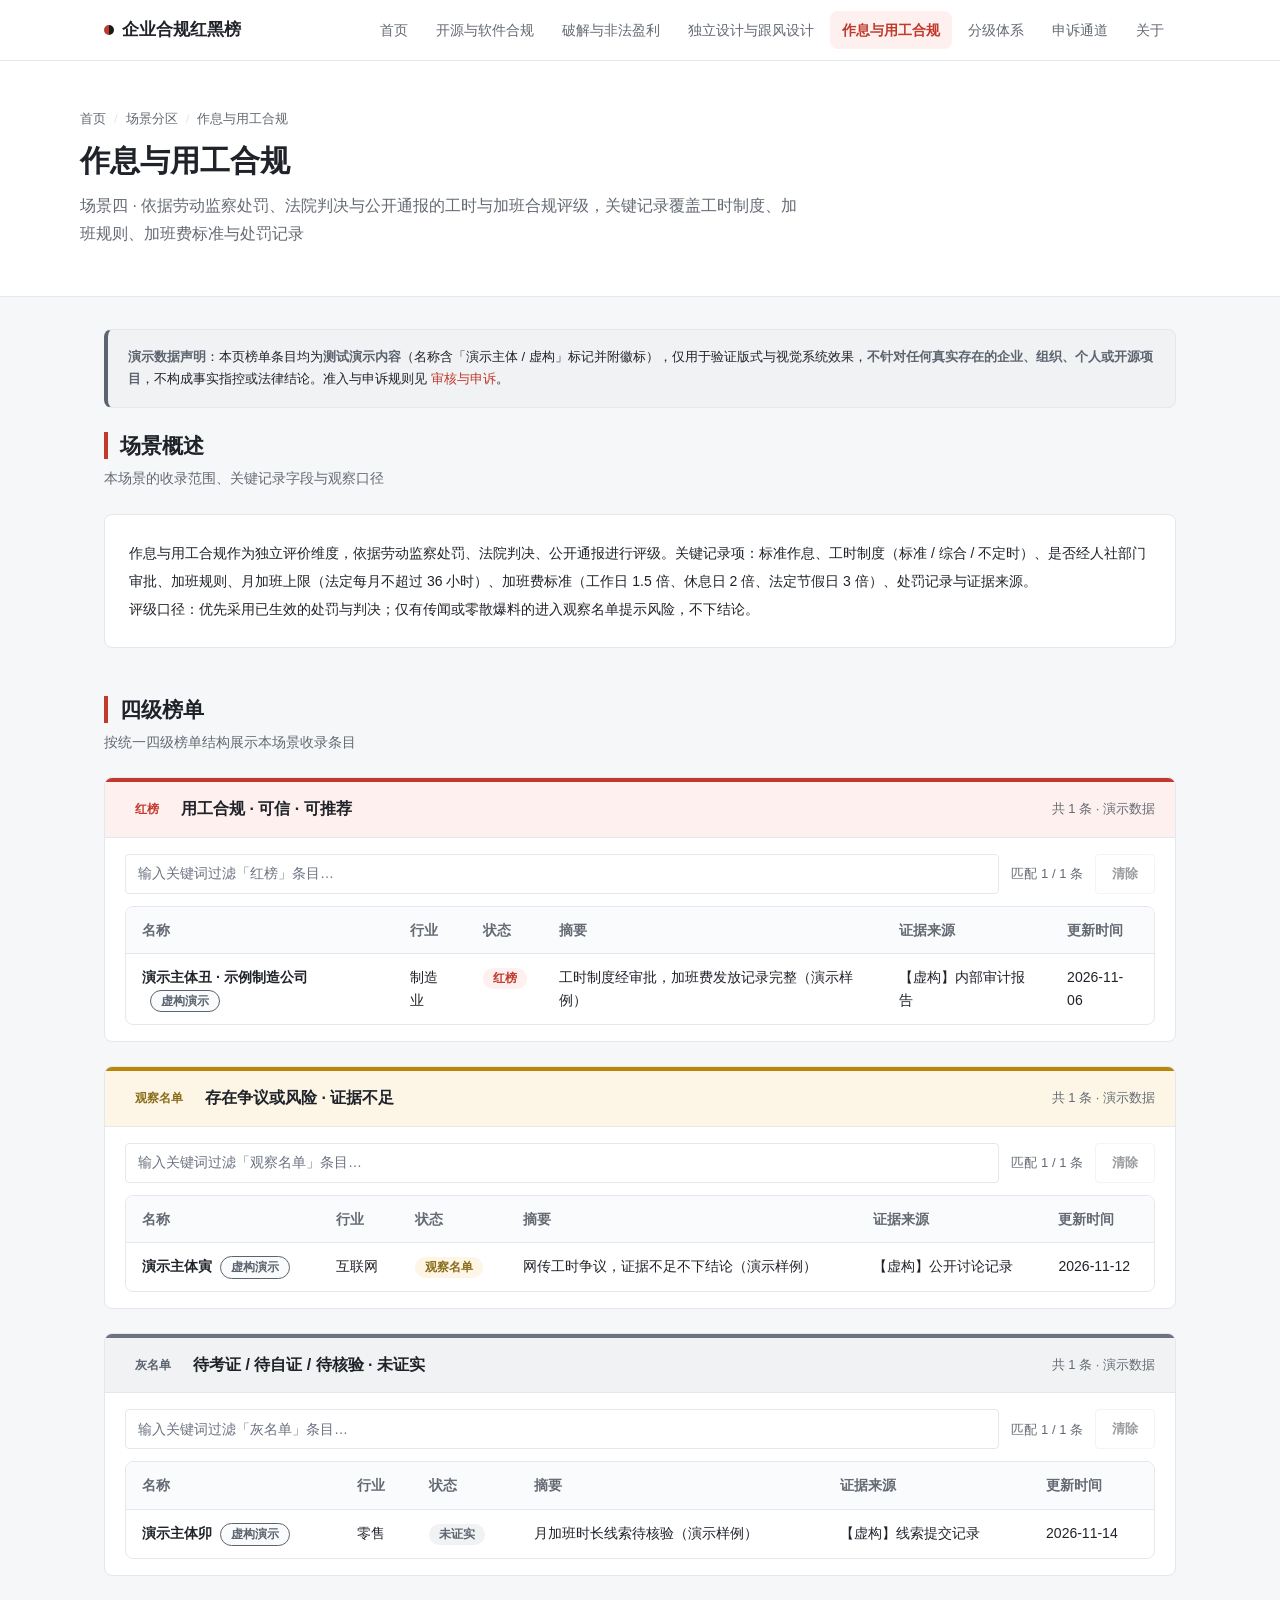
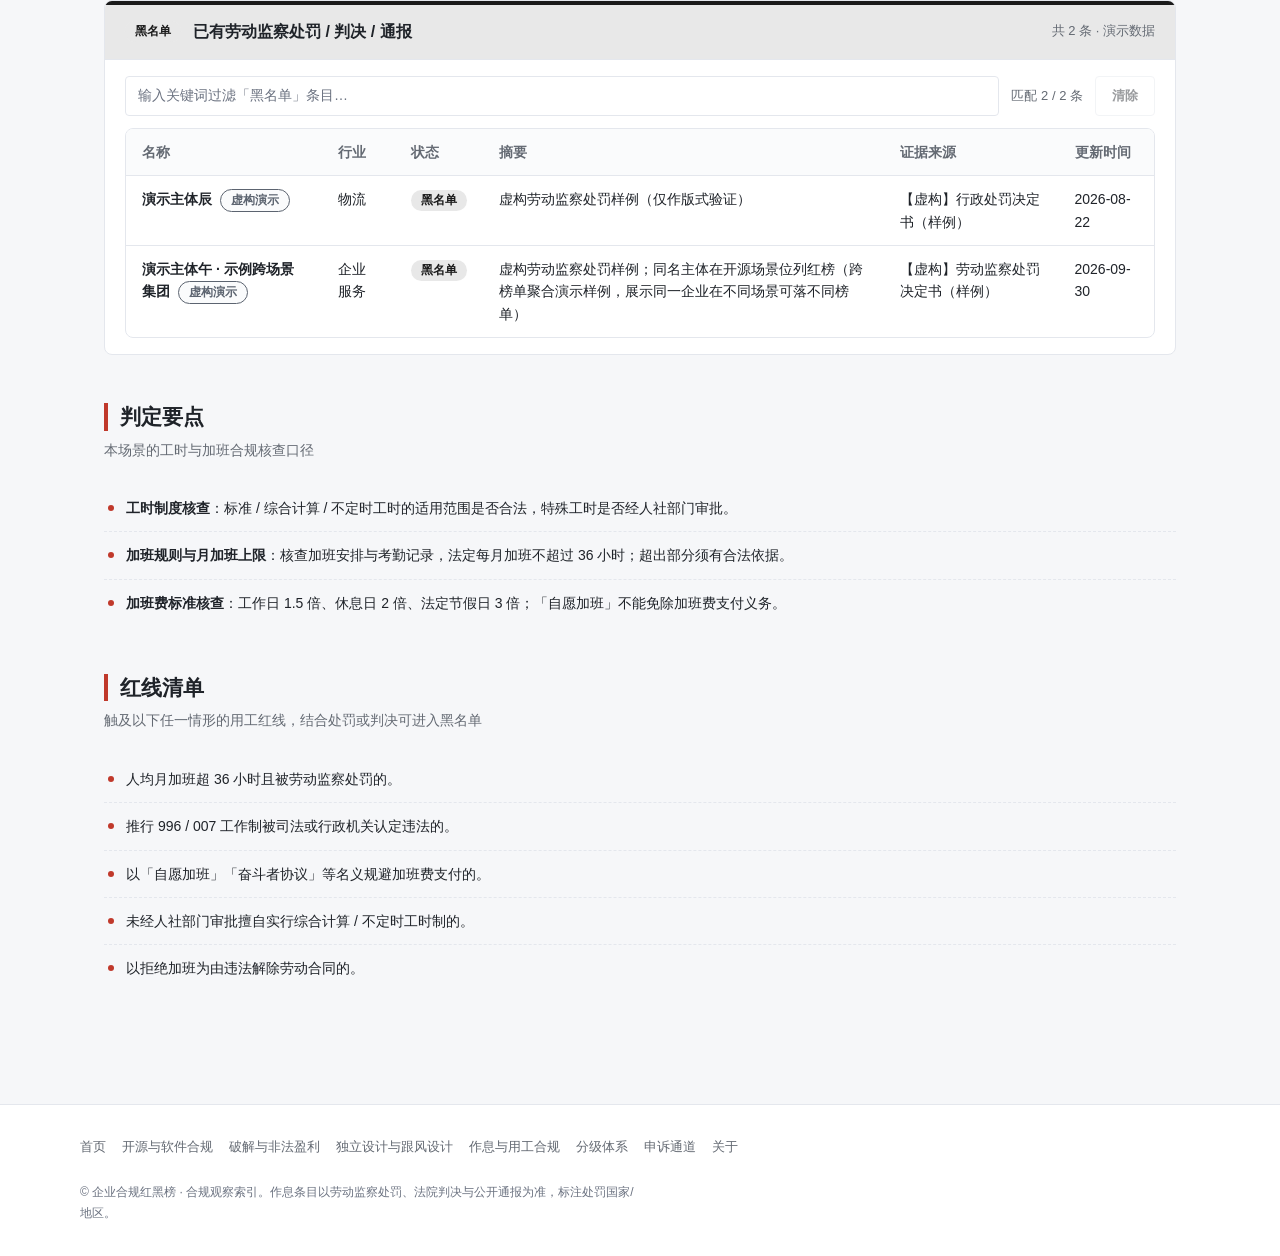
<file: pages/labor.html>
<!DOCTYPE html>
<html lang="zh-CN">
<head>
    <meta charset="UTF-8">
    <meta name="viewport" content="width=device-width, initial-scale=1.0">
    <title>作息与用工合规 · 企业合规红黑榜</title>
    <meta name="description" content="作息与用工合规场景榜单">
    <link rel="stylesheet" href="../assets/css/style.css">
    <link rel="icon" type="image/svg+xml" href="../assets/favicon.svg">
</head>
<body>

<a class="u-skip-link" href="#main">跳到主内容</a>

<header class="site-header">
    <div class="inner">
        <a class="site-logo" href="../index.html"><span class="logo-mark"></span>企业合规红黑榜</a>
        <nav class="site-nav">
            <a href="../index.html">首页</a>
            <a href="open-source.html">开源与软件合规</a>
            <a href="illegal-profit.html">破解与非法盈利</a>
            <a href="design.html">独立设计与跟风设计</a>
            <a class="active" href="labor.html">作息与用工合规</a>
            <a href="methodology.html">分级体系</a>
            <a href="appeal.html">申诉通道</a>
            <a href="about.html">关于</a>
        </nav>
    </div>
</header>

<section class="page-hero">
    <div class="inner">
        <p class="breadcrumb">
            <a href="../index.html">首页</a><span class="sep">/</span>场景分区<span class="sep">/</span>作息与用工合规
        </p>
        <h1>作息与用工合规</h1>
        <p class="subtitle">场景四 · 依据劳动监察处罚、法院判决与公开通报的工时与加班合规评级，关键记录覆盖工时制度、加班规则、加班费标准与处罚记录</p>
    </div>
</section>

<main id="main">

    <!-- 演示数据声明 -->
    <div class="demo-banner">
        <strong>演示数据声明</strong>：本页榜单条目均为<strong>测试演示内容</strong>（名称含「演示主体 / 虚构」标记并附徽标），仅用于验证版式与视觉系统效果，<strong>不针对任何真实存在的企业、组织、个人或开源项目</strong>，不构成事实指控或法律结论。准入与申诉规则见 <a href="appeal.html">审核与申诉</a>。
    </div>

    <!-- 场景概述 -->
    <section class="section" id="overview">
        <div class="section-head">
            <h2>场景概述</h2>
            <p class="section-desc">本场景的收录范围、关键记录字段与观察口径</p>
        </div>
        <div class="flow-board">
            <p>作息与用工合规作为独立评价维度，依据劳动监察处罚、法院判决、公开通报进行评级。关键记录项：标准作息、工时制度（标准 / 综合 / 不定时）、是否经人社部门审批、加班规则、月加班上限（法定每月不超过 36 小时）、加班费标准（工作日 1.5 倍、休息日 2 倍、法定节假日 3 倍）、处罚记录与证据来源。</p>
            <p>评级口径：优先采用已生效的处罚与判决；仅有传闻或零散爆料的进入观察名单提示风险，不下结论。</p>
        </div>
    </section>

    <!-- 四级榜单 -->
    <section class="section" id="rankings">
        <div class="section-head">
            <h2>四级榜单</h2>
            <p class="section-desc">按统一四级榜单结构展示本场景收录条目</p>
        </div>

        <div class="tier-block tier-red">
            <div class="tier-header">
                <span class="badge badge-red">红榜</span>
                <h3>用工合规 · 可信 · 可推荐</h3>
                <span class="tier-count">共 1 条 · 演示数据</span>
            </div>
            <div class="tier-body">
                <div class="table-wrap">
                    <table class="data-table">
                        <thead>
                            <tr>
                                <th>名称</th>
                                <th>行业</th>
                                <th>状态</th>
                                <th>摘要</th>
                                <th>证据来源</th>
                                <th>更新时间</th>
                            </tr>
                        </thead>
                        <tbody>
                            <tr>
                                <td class="col-name">演示主体丑 · 示例制造公司<span class="badge badge-demo">虚构演示</span></td>
                                <td>制造业</td>
                                <td><span class="badge badge-red">红榜</span></td>
                                <td>工时制度经审批，加班费发放记录完整（演示样例）</td>
                                <td>【虚构】内部审计报告</td>
                                <td>2026-11-06</td>
                            </tr>
                        </tbody>
                    </table>
                </div>
            </div>
        </div>

        <div class="tier-block tier-watch">
            <div class="tier-header">
                <span class="badge badge-watch">观察名单</span>
                <h3>存在争议或风险 · 证据不足</h3>
                <span class="tier-count">共 1 条 · 演示数据</span>
            </div>
            <div class="tier-body">
                <div class="table-wrap">
                    <table class="data-table">
                        <thead>
                            <tr>
                                <th>名称</th>
                                <th>行业</th>
                                <th>状态</th>
                                <th>摘要</th>
                                <th>证据来源</th>
                                <th>更新时间</th>
                            </tr>
                        </thead>
                        <tbody>
                            <tr>
                                <td class="col-name">演示主体寅<span class="badge badge-demo">虚构演示</span></td>
                                <td>互联网</td>
                                <td><span class="badge badge-watch">观察名单</span></td>
                                <td>网传工时争议，证据不足不下结论（演示样例）</td>
                                <td>【虚构】公开讨论记录</td>
                                <td>2026-11-12</td>
                            </tr>
                        </tbody>
                    </table>
                </div>
            </div>
        </div>

        <div class="tier-block tier-gray">
            <div class="tier-header">
                <span class="badge badge-gray">灰名单</span>
                <h3>待考证 / 待自证 / 待核验 · 未证实</h3>
                <span class="tier-count">共 1 条 · 演示数据</span>
            </div>
            <div class="tier-body">
                <div class="table-wrap">
                    <table class="data-table">
                        <thead>
                            <tr>
                                <th>名称</th>
                                <th>行业</th>
                                <th>状态</th>
                                <th>摘要</th>
                                <th>证据来源</th>
                                <th>更新时间</th>
                            </tr>
                        </thead>
                        <tbody>
                            <tr>
                                <td class="col-name">演示主体卯<span class="badge badge-demo">虚构演示</span></td>
                                <td>零售</td>
                                <td><span class="badge badge-gray">未证实</span></td>
                                <td>月加班时长线索待核验（演示样例）</td>
                                <td>【虚构】线索提交记录</td>
                                <td>2026-11-14</td>
                            </tr>
                        </tbody>
                    </table>
                </div>
            </div>
        </div>

        <div class="tier-block tier-black">
            <div class="tier-header">
                <span class="badge badge-black">黑名单</span>
                <h3>已有劳动监察处罚 / 判决 / 通报</h3>
                <span class="tier-count">共 2 条 · 演示数据</span>
            </div>
            <div class="tier-body">
                <div class="table-wrap">
                    <table class="data-table">
                        <thead>
                            <tr>
                                <th>名称</th>
                                <th>行业</th>
                                <th>状态</th>
                                <th>摘要</th>
                                <th>证据来源</th>
                                <th>更新时间</th>
                            </tr>
                        </thead>
                        <tbody>
                            <tr>
                                <td class="col-name">演示主体辰<span class="badge badge-demo">虚构演示</span></td>
                                <td>物流</td>
                                <td><span class="badge badge-black">黑名单</span></td>
                                <td>虚构劳动监察处罚样例（仅作版式验证）</td>
                                <td>【虚构】行政处罚决定书（样例）</td>
                                <td>2026-08-22</td>
                            </tr>
                            <tr>
                                <td class="col-name">演示主体午 · 示例跨场景集团<span class="badge badge-demo">虚构演示</span></td>
                                <td>企业服务</td>
                                <td><span class="badge badge-black">黑名单</span></td>
                                <td>虚构劳动监察处罚样例；同名主体在开源场景位列红榜（跨榜单聚合演示样例，展示同一企业在不同场景可落不同榜单）</td>
                                <td>【虚构】劳动监察处罚决定书（样例）</td>
                                <td>2026-09-30</td>
                            </tr>
                        </tbody>
                    </table>
                </div>
            </div>
        </div>
    </section>

    <!-- 判定要点 -->
    <section class="section" id="criteria">
        <div class="section-head">
            <h2>判定要点</h2>
            <p class="section-desc">本场景的工时与加班合规核查口径</p>
        </div>
        <ul class="rule-list">
            <li><strong>工时制度核查</strong>：标准 / 综合计算 / 不定时工时的适用范围是否合法，特殊工时是否经人社部门审批。</li>
            <li><strong>加班规则与月加班上限</strong>：核查加班安排与考勤记录，法定每月加班不超过 36 小时；超出部分须有合法依据。</li>
            <li><strong>加班费标准核查</strong>：工作日 1.5 倍、休息日 2 倍、法定节假日 3 倍；「自愿加班」不能免除加班费支付义务。</li>
        </ul>
    </section>

    <!-- 红线 -->
    <section class="section" id="red-lines">
        <div class="section-head">
            <h2>红线清单</h2>
            <p class="section-desc">触及以下任一情形的用工红线，结合处罚或判决可进入黑名单</p>
        </div>
        <ul class="rule-list">
            <li>人均月加班超 36 小时且被劳动监察处罚的。</li>
            <li>推行 996 / 007 工作制被司法或行政机关认定违法的。</li>
            <li>以「自愿加班」「奋斗者协议」等名义规避加班费支付的。</li>
            <li>未经人社部门审批擅自实行综合计算 / 不定时工时制的。</li>
            <li>以拒绝加班为由违法解除劳动合同的。</li>
        </ul>
    </section>

</main>

<footer class="site-footer">
    <div class="inner">
        <nav class="footer-nav">
            <a href="../index.html">首页</a>
            <a href="open-source.html">开源与软件合规</a>
            <a href="illegal-profit.html">破解与非法盈利</a>
            <a href="design.html">独立设计与跟风设计</a>
            <a href="labor.html">作息与用工合规</a>
            <a href="methodology.html">分级体系</a>
            <a href="appeal.html">申诉通道</a>
            <a href="about.html">关于</a>
        </nav>
        <p class="footer-note">
            © 企业合规红黑榜 · 合规观察索引。作息条目以劳动监察处罚、法院判决与公开通报为准，标注处罚国家/地区。
        </p>
    </div>
</footer>

<script src="../assets/js/filter.js" defer></script>

</body>
</html>
</file>
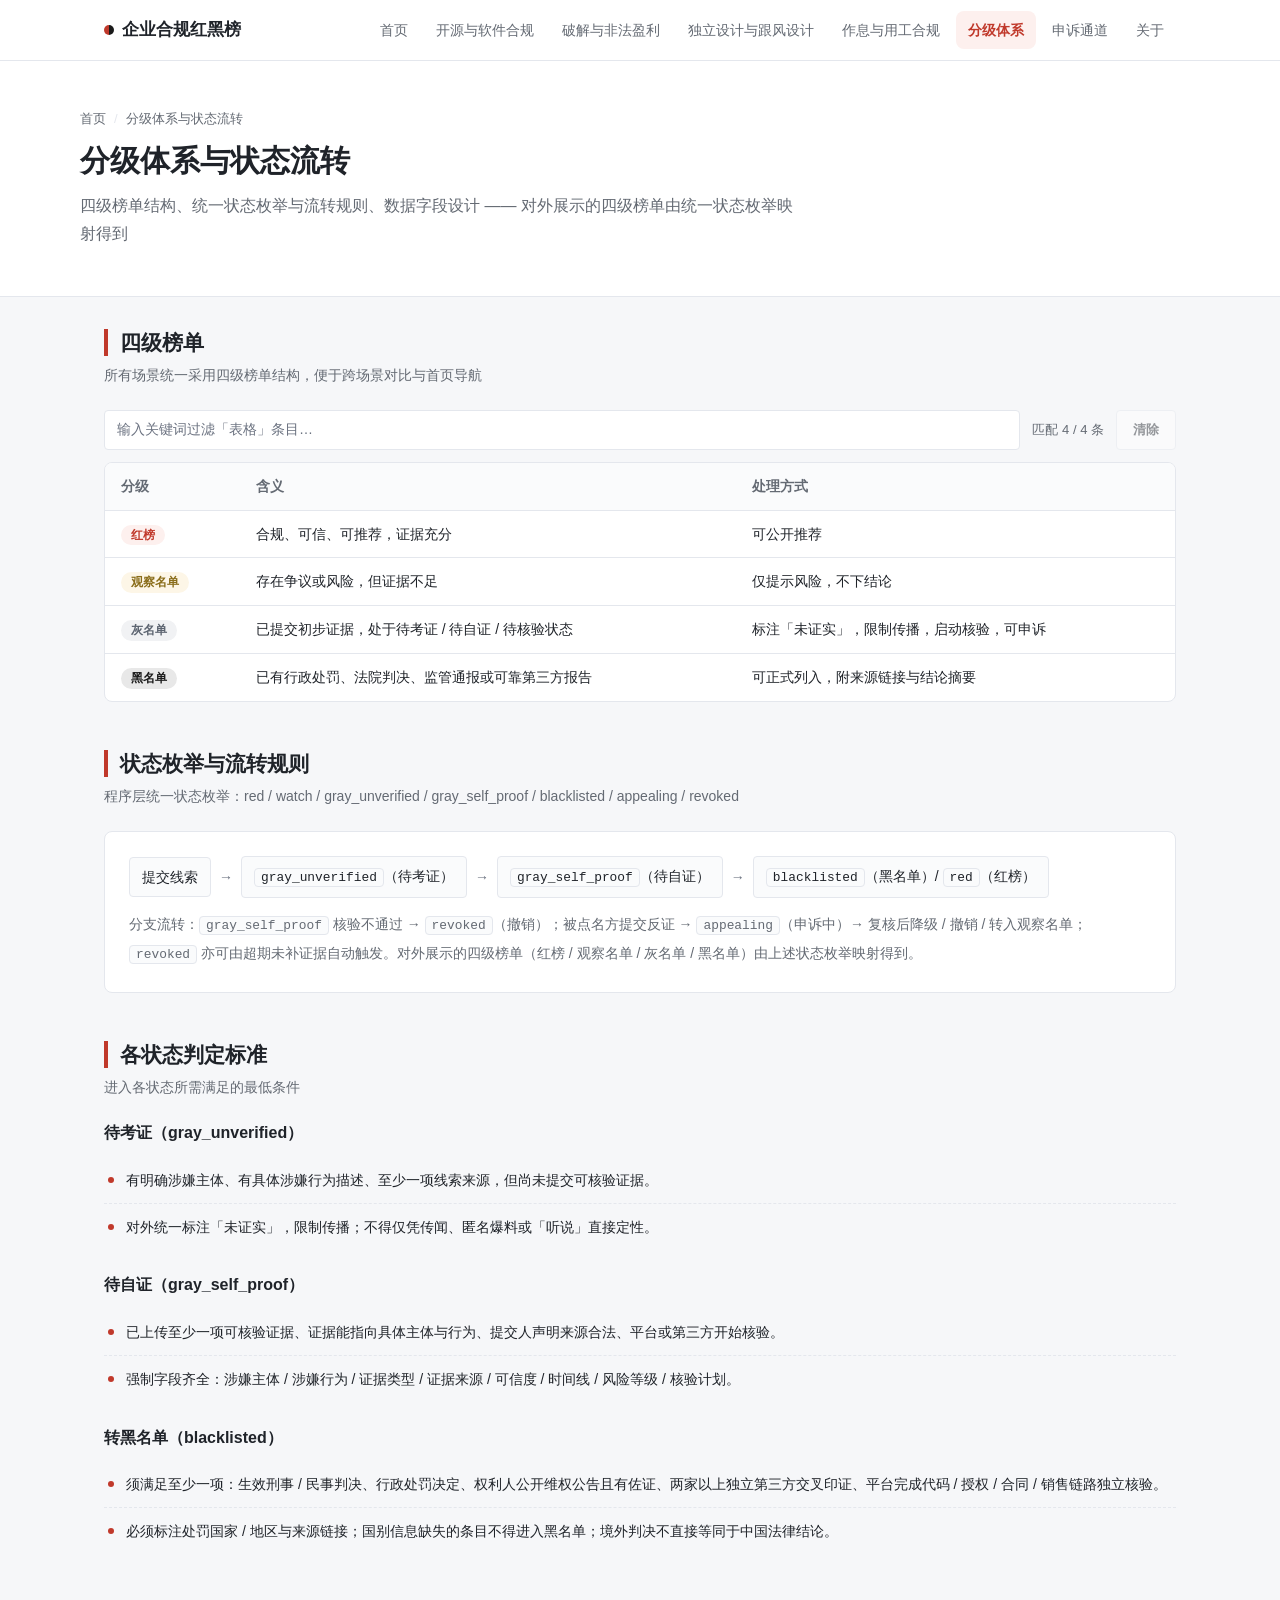
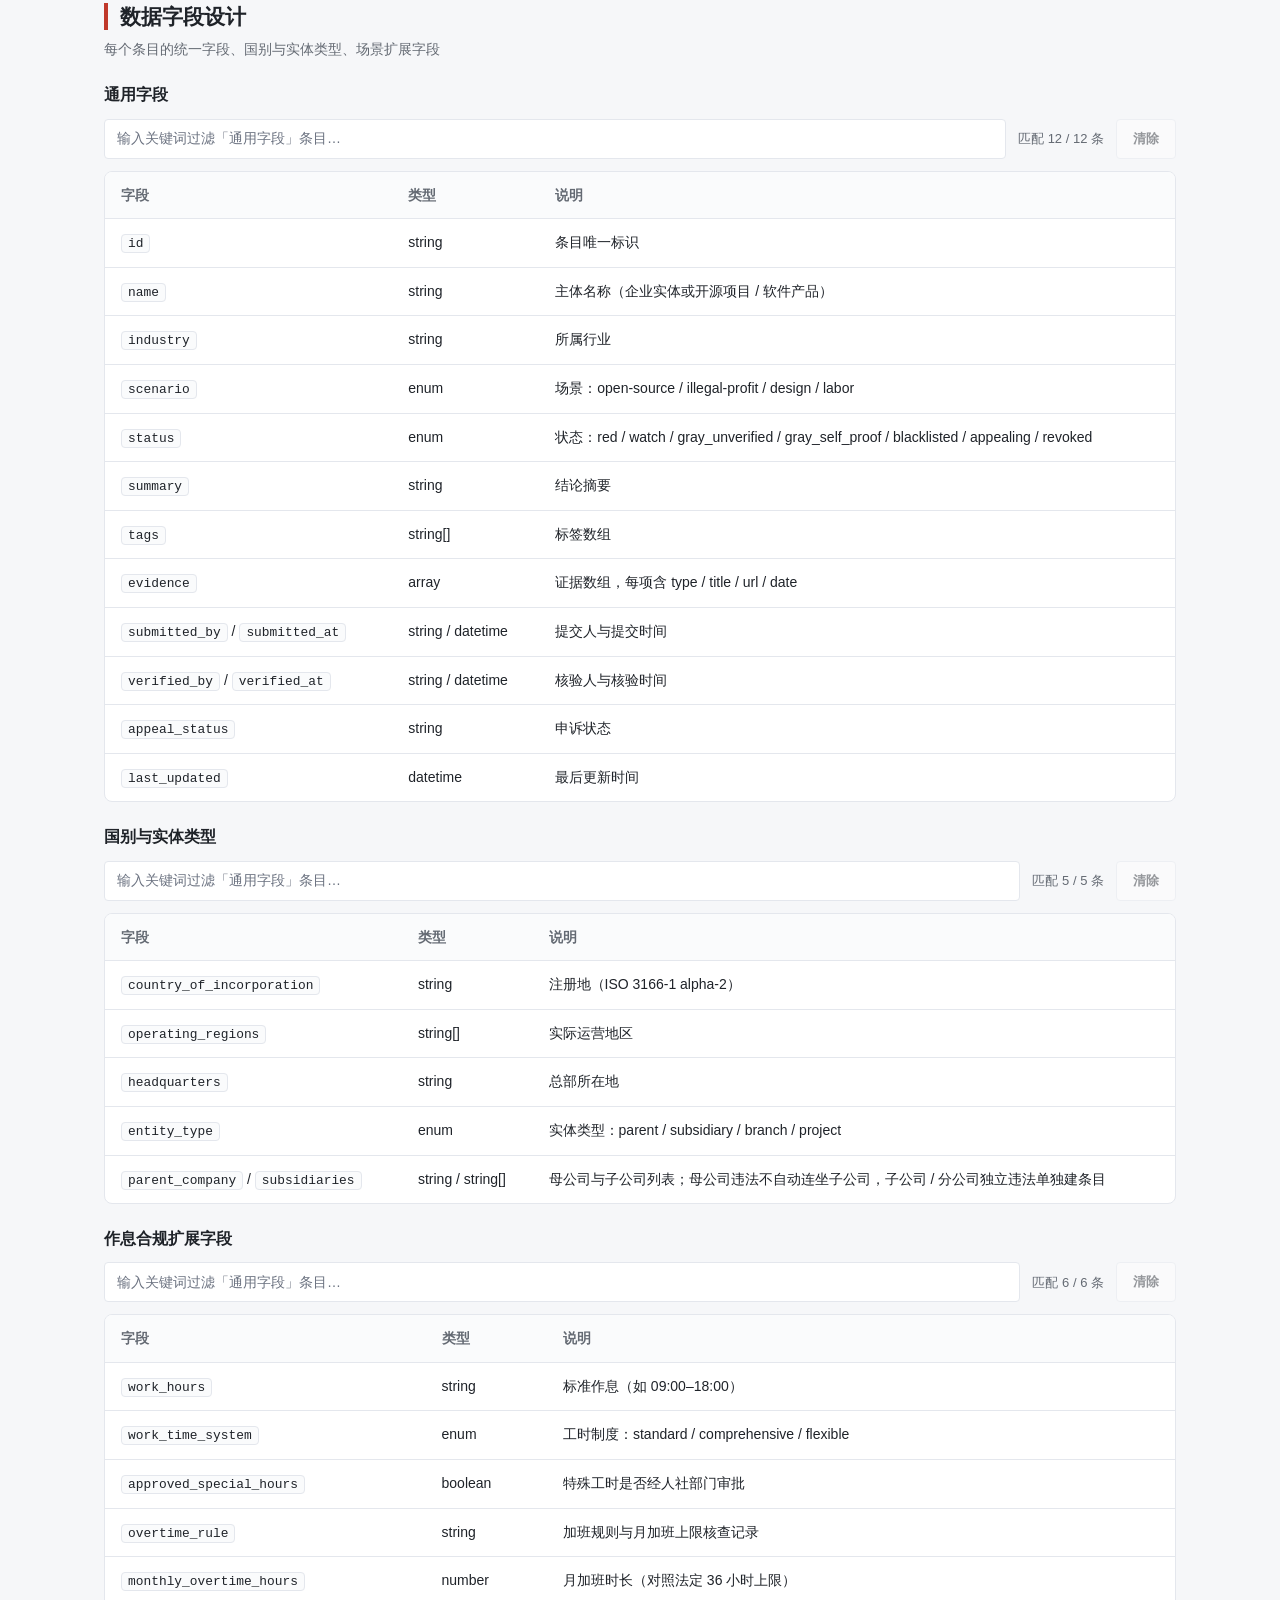
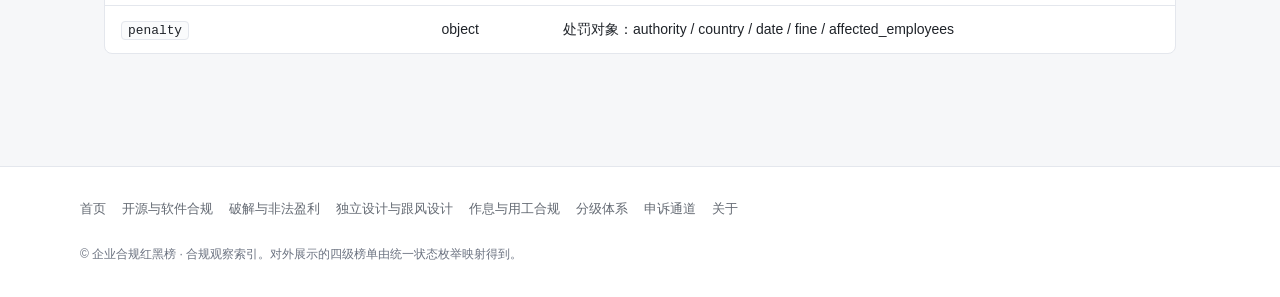
<file: pages/methodology.html>
<!DOCTYPE html>
<html lang="zh-CN">
<head>
    <meta charset="UTF-8">
    <meta name="viewport" content="width=device-width, initial-scale=1.0">
    <title>分级体系与状态流转 · 企业合规红黑榜</title>
    <meta name="description" content="四级榜单、状态枚举与流转规则、数据字段设计">
    <link rel="stylesheet" href="../assets/css/style.css">
    <link rel="icon" type="image/svg+xml" href="../assets/favicon.svg">
</head>
<body>

<a class="u-skip-link" href="#main">跳到主内容</a>

<header class="site-header">
    <div class="inner">
        <a class="site-logo" href="../index.html"><span class="logo-mark"></span>企业合规红黑榜</a>
        <nav class="site-nav">
            <a href="../index.html">首页</a>
            <a href="open-source.html">开源与软件合规</a>
            <a href="illegal-profit.html">破解与非法盈利</a>
            <a href="design.html">独立设计与跟风设计</a>
            <a href="labor.html">作息与用工合规</a>
            <a class="active" href="methodology.html">分级体系</a>
            <a href="appeal.html">申诉通道</a>
            <a href="about.html">关于</a>
        </nav>
    </div>
</header>

<section class="page-hero">
    <div class="inner">
        <p class="breadcrumb">
            <a href="../index.html">首页</a><span class="sep">/</span>分级体系与状态流转
        </p>
        <h1>分级体系与状态流转</h1>
        <p class="subtitle">四级榜单结构、统一状态枚举与流转规则、数据字段设计 —— 对外展示的四级榜单由统一状态枚举映射得到</p>
    </div>
</section>

<main id="main">

    <!-- 四级榜单 -->
    <section class="section" id="levels">
        <div class="section-head">
            <h2>四级榜单</h2>
            <p class="section-desc">所有场景统一采用四级榜单结构，便于跨场景对比与首页导航</p>
        </div>
        <div class="table-wrap">
            <table class="data-table">
                <thead>
                    <tr>
                        <th>分级</th>
                        <th>含义</th>
                        <th>处理方式</th>
                    </tr>
                </thead>
                <tbody>
                    <tr>
                        <td><span class="badge badge-red">红榜</span></td>
                        <td>合规、可信、可推荐，证据充分</td>
                        <td>可公开推荐</td>
                    </tr>
                    <tr>
                        <td><span class="badge badge-watch">观察名单</span></td>
                        <td>存在争议或风险，但证据不足</td>
                        <td>仅提示风险，不下结论</td>
                    </tr>
                    <tr>
                        <td><span class="badge badge-gray">灰名单</span></td>
                        <td>已提交初步证据，处于待考证 / 待自证 / 待核验状态</td>
                        <td>标注「未证实」，限制传播，启动核验，可申诉</td>
                    </tr>
                    <tr>
                        <td><span class="badge badge-black">黑名单</span></td>
                        <td>已有行政处罚、法院判决、监管通报或可靠第三方报告</td>
                        <td>可正式列入，附来源链接与结论摘要</td>
                    </tr>
                </tbody>
            </table>
        </div>
    </section>

    <!-- 状态枚举与流转 -->
    <section class="section" id="status-machine">
        <div class="section-head">
            <h2>状态枚举与流转规则</h2>
            <p class="section-desc">程序层统一状态枚举：red / watch / gray_unverified / gray_self_proof / blacklisted / appealing / revoked</p>
        </div>
        <div class="flow-board">
            <div class="flow-track">
                <span class="flow-node">提交线索</span>
                <span class="flow-arrow" aria-hidden="true">→</span>
                <span class="flow-node"><code lang="en">gray_unverified</code>（待考证）</span>
                <span class="flow-arrow" aria-hidden="true">→</span>
                <span class="flow-node"><code lang="en">gray_self_proof</code>（待自证）</span>
                <span class="flow-arrow" aria-hidden="true">→</span>
                <span class="flow-node"><code lang="en">blacklisted</code>（黑名单）/ <code lang="en">red</code>（红榜）</span>
            </div>
            <p class="flow-branch">分支流转：<code lang="en">gray_self_proof</code> 核验不通过 → <code lang="en">revoked</code>（撤销）；被点名方提交反证 → <code lang="en">appealing</code>（申诉中）→ 复核后降级 / 撤销 / 转入观察名单；<code lang="en">revoked</code> 亦可由超期未补证据自动触发。对外展示的四级榜单（红榜 / 观察名单 / 灰名单 / 黑名单）由上述状态枚举映射得到。</p>
        </div>
    </section>

    <!-- 判定标准 -->
    <section class="section" id="criteria">
        <div class="section-head">
            <h2>各状态判定标准</h2>
            <p class="section-desc">进入各状态所需满足的最低条件</p>
        </div>

        <h3>待考证（gray_unverified）</h3>
        <ul class="rule-list">
            <li>有明确涉嫌主体、有具体涉嫌行为描述、至少一项线索来源，但尚未提交可核验证据。</li>
            <li>对外统一标注「未证实」，限制传播；不得仅凭传闻、匿名爆料或「听说」直接定性。</li>
        </ul>

        <h3>待自证（gray_self_proof）</h3>
        <ul class="rule-list">
            <li>已上传至少一项可核验证据、证据能指向具体主体与行为、提交人声明来源合法、平台或第三方开始核验。</li>
            <li>强制字段齐全：涉嫌主体 / 涉嫌行为 / 证据类型 / 证据来源 / 可信度 / 时间线 / 风险等级 / 核验计划。</li>
        </ul>

        <h3>转黑名单（blacklisted）</h3>
        <ul class="rule-list">
            <li>须满足至少一项：生效刑事 / 民事判决、行政处罚决定、权利人公开维权公告且有佐证、两家以上独立第三方交叉印证、平台完成代码 / 授权 / 合同 / 销售链路独立核验。</li>
            <li>必须标注处罚国家 / 地区与来源链接；国别信息缺失的条目不得进入黑名单；境外判决不直接等同于中国法律结论。</li>
        </ul>
    </section>

    <!-- 数据字段设计 -->
    <section class="section" id="data-fields">
        <div class="section-head">
            <h2>数据字段设计</h2>
            <p class="section-desc">每个条目的统一字段、国别与实体类型、场景扩展字段</p>
        </div>

        <h3>通用字段</h3>
        <div class="table-wrap">
            <table class="data-table">
                <thead>
                    <tr>
                        <th>字段</th>
                        <th>类型</th>
                        <th>说明</th>
                    </tr>
                </thead>
                <tbody>
                    <tr>
                        <td><code>id</code></td>
                        <td>string</td>
                        <td>条目唯一标识</td>
                    </tr>
                    <tr>
                        <td><code>name</code></td>
                        <td>string</td>
                        <td>主体名称（企业实体或开源项目 / 软件产品）</td>
                    </tr>
                    <tr>
                        <td><code>industry</code></td>
                        <td>string</td>
                        <td>所属行业</td>
                    </tr>
                    <tr>
                        <td><code>scenario</code></td>
                        <td>enum</td>
                        <td>场景：open-source / illegal-profit / design / labor</td>
                    </tr>
                    <tr>
                        <td><code>status</code></td>
                        <td>enum</td>
                        <td>状态：red / watch / gray_unverified / gray_self_proof / blacklisted / appealing / revoked</td>
                    </tr>
                    <tr>
                        <td><code>summary</code></td>
                        <td>string</td>
                        <td>结论摘要</td>
                    </tr>
                    <tr>
                        <td><code>tags</code></td>
                        <td>string[]</td>
                        <td>标签数组</td>
                    </tr>
                    <tr>
                        <td><code>evidence</code></td>
                        <td>array</td>
                        <td>证据数组，每项含 type / title / url / date</td>
                    </tr>
                    <tr>
                        <td><code>submitted_by</code> / <code>submitted_at</code></td>
                        <td>string / datetime</td>
                        <td>提交人与提交时间</td>
                    </tr>
                    <tr>
                        <td><code>verified_by</code> / <code>verified_at</code></td>
                        <td>string / datetime</td>
                        <td>核验人与核验时间</td>
                    </tr>
                    <tr>
                        <td><code>appeal_status</code></td>
                        <td>string</td>
                        <td>申诉状态</td>
                    </tr>
                    <tr>
                        <td><code>last_updated</code></td>
                        <td>datetime</td>
                        <td>最后更新时间</td>
                    </tr>
                </tbody>
            </table>
        </div>

        <h3>国别与实体类型</h3>
        <div class="table-wrap">
            <table class="data-table">
                <thead>
                    <tr>
                        <th>字段</th>
                        <th>类型</th>
                        <th>说明</th>
                    </tr>
                </thead>
                <tbody>
                    <tr>
                        <td><code>country_of_incorporation</code></td>
                        <td>string</td>
                        <td>注册地（ISO 3166-1 alpha-2）</td>
                    </tr>
                    <tr>
                        <td><code>operating_regions</code></td>
                        <td>string[]</td>
                        <td>实际运营地区</td>
                    </tr>
                    <tr>
                        <td><code>headquarters</code></td>
                        <td>string</td>
                        <td>总部所在地</td>
                    </tr>
                    <tr>
                        <td><code>entity_type</code></td>
                        <td>enum</td>
                        <td>实体类型：parent / subsidiary / branch / project</td>
                    </tr>
                    <tr>
                        <td><code>parent_company</code> / <code>subsidiaries</code></td>
                        <td>string / string[]</td>
                        <td>母公司与子公司列表；母公司违法不自动连坐子公司，子公司 / 分公司独立违法单独建条目</td>
                    </tr>
                </tbody>
            </table>
        </div>

        <h3>作息合规扩展字段</h3>
        <div class="table-wrap">
            <table class="data-table">
                <thead>
                    <tr>
                        <th>字段</th>
                        <th>类型</th>
                        <th>说明</th>
                    </tr>
                </thead>
                <tbody>
                    <tr>
                        <td><code>work_hours</code></td>
                        <td>string</td>
                        <td>标准作息（如 09:00–18:00）</td>
                    </tr>
                    <tr>
                        <td><code>work_time_system</code></td>
                        <td>enum</td>
                        <td>工时制度：standard / comprehensive / flexible</td>
                    </tr>
                    <tr>
                        <td><code>approved_special_hours</code></td>
                        <td>boolean</td>
                        <td>特殊工时是否经人社部门审批</td>
                    </tr>
                    <tr>
                        <td><code>overtime_rule</code></td>
                        <td>string</td>
                        <td>加班规则与月加班上限核查记录</td>
                    </tr>
                    <tr>
                        <td><code>monthly_overtime_hours</code></td>
                        <td>number</td>
                        <td>月加班时长（对照法定 36 小时上限）</td>
                    </tr>
                    <tr>
                        <td><code>penalty</code></td>
                        <td>object</td>
                        <td>处罚对象：authority / country / date / fine / affected_employees</td>
                    </tr>
                </tbody>
            </table>
        </div>
    </section>

</main>

<footer class="site-footer">
    <div class="inner">
        <nav class="footer-nav">
            <a href="../index.html">首页</a>
            <a href="open-source.html">开源与软件合规</a>
            <a href="illegal-profit.html">破解与非法盈利</a>
            <a href="design.html">独立设计与跟风设计</a>
            <a href="labor.html">作息与用工合规</a>
            <a href="methodology.html">分级体系</a>
            <a href="appeal.html">申诉通道</a>
            <a href="about.html">关于</a>
        </nav>
        <p class="footer-note">
            © 企业合规红黑榜 · 合规观察索引。对外展示的四级榜单由统一状态枚举映射得到。
        </p>
    </div>
</footer>

<script src="../assets/js/filter.js" defer></script>

</body>
</html>
</file>
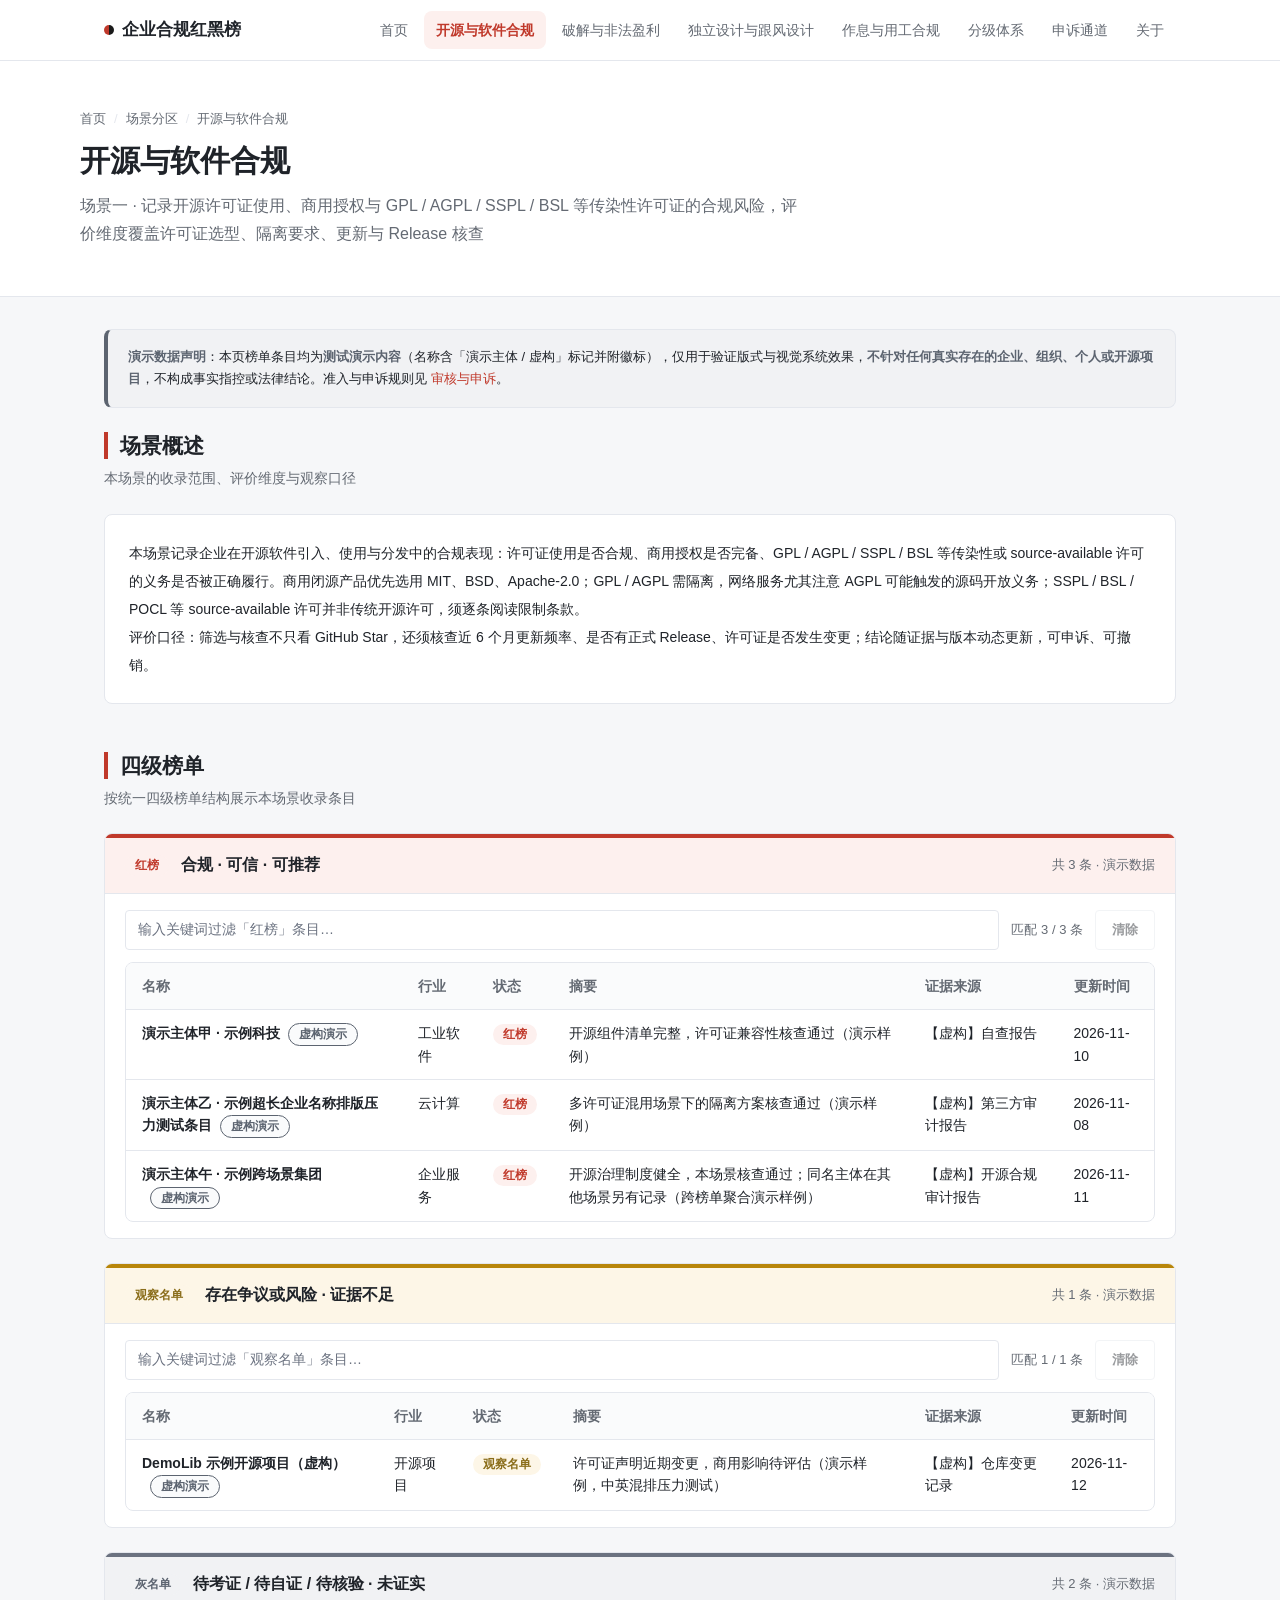
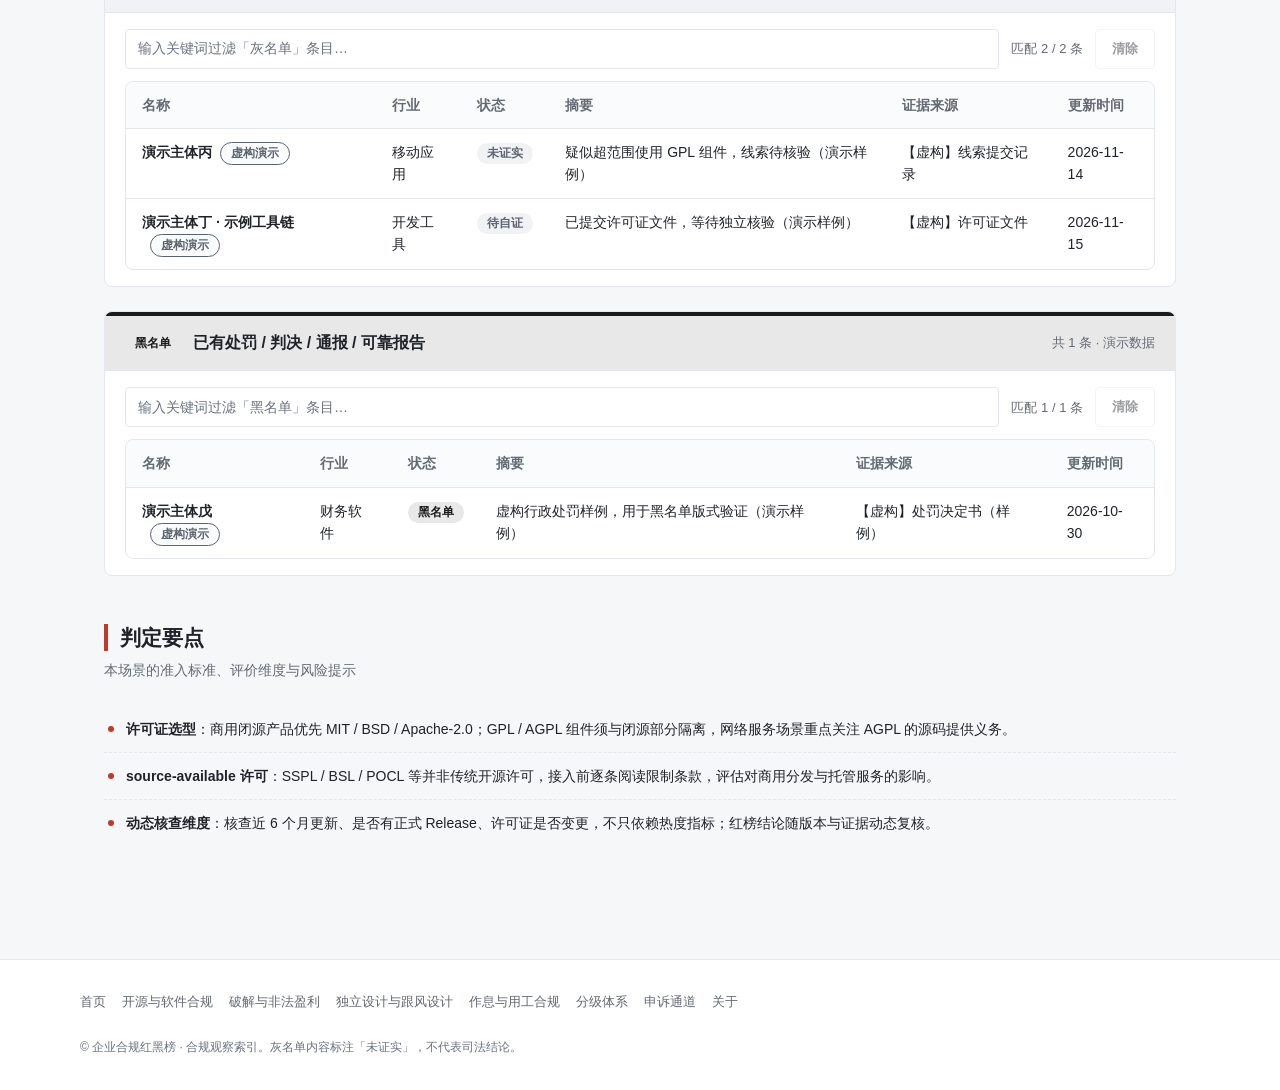
<file: pages/open-source.html>
<!DOCTYPE html>
<html lang="zh-CN">
<head>
    <meta charset="UTF-8">
    <meta name="viewport" content="width=device-width, initial-scale=1.0">
    <title>开源与软件合规 · 企业合规红黑榜</title>
    <meta name="description" content="开源与软件合规场景榜单">
    <link rel="stylesheet" href="../assets/css/style.css">
    <link rel="icon" type="image/svg+xml" href="../assets/favicon.svg">
</head>
<body>

<a class="u-skip-link" href="#main">跳到主内容</a>

<header class="site-header">
    <div class="inner">
        <a class="site-logo" href="../index.html"><span class="logo-mark"></span>企业合规红黑榜</a>
        <nav class="site-nav">
            <a href="../index.html">首页</a>
            <a class="active" href="open-source.html">开源与软件合规</a>
            <a href="illegal-profit.html">破解与非法盈利</a>
            <a href="design.html">独立设计与跟风设计</a>
            <a href="labor.html">作息与用工合规</a>
            <a href="methodology.html">分级体系</a>
            <a href="appeal.html">申诉通道</a>
            <a href="about.html">关于</a>
        </nav>
    </div>
</header>

<section class="page-hero">
    <div class="inner">
        <p class="breadcrumb">
            <a href="../index.html">首页</a><span class="sep">/</span>场景分区<span class="sep">/</span>开源与软件合规
        </p>
        <h1>开源与软件合规</h1>
        <p class="subtitle">场景一 · 记录开源许可证使用、商用授权与 GPL / AGPL / SSPL / BSL 等传染性许可证的合规风险，评价维度覆盖许可证选型、隔离要求、更新与 Release 核查</p>
    </div>
</section>

<main id="main">

    <!-- 演示数据声明 -->
    <div class="demo-banner">
        <strong>演示数据声明</strong>：本页榜单条目均为<strong>测试演示内容</strong>（名称含「演示主体 / 虚构」标记并附徽标），仅用于验证版式与视觉系统效果，<strong>不针对任何真实存在的企业、组织、个人或开源项目</strong>，不构成事实指控或法律结论。准入与申诉规则见 <a href="appeal.html">审核与申诉</a>。
    </div>

    <!-- 场景概述 -->
    <section class="section" id="overview">
        <div class="section-head">
            <h2>场景概述</h2>
            <p class="section-desc">本场景的收录范围、评价维度与观察口径</p>
        </div>
        <div class="flow-board">
            <p>本场景记录企业在开源软件引入、使用与分发中的合规表现：许可证使用是否合规、商用授权是否完备、GPL / AGPL / SSPL / BSL 等传染性或 source-available 许可的义务是否被正确履行。商用闭源产品优先选用 MIT、BSD、Apache-2.0；GPL / AGPL 需隔离，网络服务尤其注意 AGPL 可能触发的源码开放义务；SSPL / BSL / POCL 等 source-available 许可并非传统开源许可，须逐条阅读限制条款。</p>
            <p>评价口径：筛选与核查不只看 GitHub Star，还须核查近 6 个月更新频率、是否有正式 Release、许可证是否发生变更；结论随证据与版本动态更新，可申诉、可撤销。</p>
        </div>
    </section>

    <!-- 四级榜单 -->
    <section class="section" id="rankings">
        <div class="section-head">
            <h2>四级榜单</h2>
            <p class="section-desc">按统一四级榜单结构展示本场景收录条目</p>
        </div>

        <div class="tier-block tier-red">
            <div class="tier-header">
                <span class="badge badge-red">红榜</span>
                <h3>合规 · 可信 · 可推荐</h3>
                <span class="tier-count">共 3 条 · 演示数据</span>
            </div>
            <div class="tier-body">
                <div class="table-wrap">
                    <table class="data-table">
                        <thead>
                            <tr>
                                <th>名称</th>
                                <th>行业</th>
                                <th>状态</th>
                                <th>摘要</th>
                                <th>证据来源</th>
                                <th>更新时间</th>
                            </tr>
                        </thead>
                        <tbody>
                            <tr>
                                <td class="col-name">演示主体甲 · 示例科技<span class="badge badge-demo">虚构演示</span></td>
                                <td>工业软件</td>
                                <td><span class="badge badge-red">红榜</span></td>
                                <td>开源组件清单完整，许可证兼容性核查通过（演示样例）</td>
                                <td>【虚构】自查报告</td>
                                <td>2026-11-10</td>
                            </tr>
                            <tr>
                                <td class="col-name">演示主体乙 · 示例超长企业名称排版压力测试条目<span class="badge badge-demo">虚构演示</span></td>
                                <td>云计算</td>
                                <td><span class="badge badge-red">红榜</span></td>
                                <td>多许可证混用场景下的隔离方案核查通过（演示样例）</td>
                                <td>【虚构】第三方审计报告</td>
                                <td>2026-11-08</td>
                            </tr>
                            <tr>
                                <td class="col-name">演示主体午 · 示例跨场景集团<span class="badge badge-demo">虚构演示</span></td>
                                <td>企业服务</td>
                                <td><span class="badge badge-red">红榜</span></td>
                                <td>开源治理制度健全，本场景核查通过；同名主体在其他场景另有记录（跨榜单聚合演示样例）</td>
                                <td>【虚构】开源合规审计报告</td>
                                <td>2026-11-11</td>
                            </tr>
                        </tbody>
                    </table>
                </div>
            </div>
        </div>

        <div class="tier-block tier-watch">
            <div class="tier-header">
                <span class="badge badge-watch">观察名单</span>
                <h3>存在争议或风险 · 证据不足</h3>
                <span class="tier-count">共 1 条 · 演示数据</span>
            </div>
            <div class="tier-body">
                <div class="table-wrap">
                    <table class="data-table">
                        <thead>
                            <tr>
                                <th>名称</th>
                                <th>行业</th>
                                <th>状态</th>
                                <th>摘要</th>
                                <th>证据来源</th>
                                <th>更新时间</th>
                            </tr>
                        </thead>
                        <tbody>
                            <tr>
                                <td class="col-name">DemoLib 示例开源项目（虚构）<span class="badge badge-demo">虚构演示</span></td>
                                <td>开源项目</td>
                                <td><span class="badge badge-watch">观察名单</span></td>
                                <td>许可证声明近期变更，商用影响待评估（演示样例，中英混排压力测试）</td>
                                <td>【虚构】仓库变更记录</td>
                                <td>2026-11-12</td>
                            </tr>
                        </tbody>
                    </table>
                </div>
            </div>
        </div>

        <div class="tier-block tier-gray">
            <div class="tier-header">
                <span class="badge badge-gray">灰名单</span>
                <h3>待考证 / 待自证 / 待核验 · 未证实</h3>
                <span class="tier-count">共 2 条 · 演示数据</span>
            </div>
            <div class="tier-body">
                <div class="table-wrap">
                    <table class="data-table">
                        <thead>
                            <tr>
                                <th>名称</th>
                                <th>行业</th>
                                <th>状态</th>
                                <th>摘要</th>
                                <th>证据来源</th>
                                <th>更新时间</th>
                            </tr>
                        </thead>
                        <tbody>
                            <tr>
                                <td class="col-name">演示主体丙<span class="badge badge-demo">虚构演示</span></td>
                                <td>移动应用</td>
                                <td><span class="badge badge-gray">未证实</span></td>
                                <td>疑似超范围使用 GPL 组件，线索待核验（演示样例）</td>
                                <td>【虚构】线索提交记录</td>
                                <td>2026-11-14</td>
                            </tr>
                            <tr>
                                <td class="col-name">演示主体丁 · 示例工具链<span class="badge badge-demo">虚构演示</span></td>
                                <td>开发工具</td>
                                <td><span class="badge badge-gray">待自证</span></td>
                                <td>已提交许可证文件，等待独立核验（演示样例）</td>
                                <td>【虚构】许可证文件</td>
                                <td>2026-11-15</td>
                            </tr>
                        </tbody>
                    </table>
                </div>
            </div>
        </div>

        <div class="tier-block tier-black">
            <div class="tier-header">
                <span class="badge badge-black">黑名单</span>
                <h3>已有处罚 / 判决 / 通报 / 可靠报告</h3>
                <span class="tier-count">共 1 条 · 演示数据</span>
            </div>
            <div class="tier-body">
                <div class="table-wrap">
                    <table class="data-table">
                        <thead>
                            <tr>
                                <th>名称</th>
                                <th>行业</th>
                                <th>状态</th>
                                <th>摘要</th>
                                <th>证据来源</th>
                                <th>更新时间</th>
                            </tr>
                        </thead>
                        <tbody>
                            <tr>
                                <td class="col-name">演示主体戊<span class="badge badge-demo">虚构演示</span></td>
                                <td>财务软件</td>
                                <td><span class="badge badge-black">黑名单</span></td>
                                <td>虚构行政处罚样例，用于黑名单版式验证（演示样例）</td>
                                <td>【虚构】处罚决定书（样例）</td>
                                <td>2026-10-30</td>
                            </tr>
                        </tbody>
                    </table>
                </div>
            </div>
        </div>
    </section>

    <!-- 判定要点 -->
    <section class="section" id="criteria">
        <div class="section-head">
            <h2>判定要点</h2>
            <p class="section-desc">本场景的准入标准、评价维度与风险提示</p>
        </div>
        <ul class="rule-list">
            <li><strong>许可证选型</strong>：商用闭源产品优先 MIT / BSD / Apache-2.0；GPL / AGPL 组件须与闭源部分隔离，网络服务场景重点关注 AGPL 的源码提供义务。</li>
            <li><strong>source-available 许可</strong>：SSPL / BSL / POCL 等并非传统开源许可，接入前逐条阅读限制条款，评估对商用分发与托管服务的影响。</li>
            <li><strong>动态核查维度</strong>：核查近 6 个月更新、是否有正式 Release、许可证是否变更，不只依赖热度指标；红榜结论随版本与证据动态复核。</li>
        </ul>
    </section>

</main>

<footer class="site-footer">
    <div class="inner">
        <nav class="footer-nav">
            <a href="../index.html">首页</a>
            <a href="open-source.html">开源与软件合规</a>
            <a href="illegal-profit.html">破解与非法盈利</a>
            <a href="design.html">独立设计与跟风设计</a>
            <a href="labor.html">作息与用工合规</a>
            <a href="methodology.html">分级体系</a>
            <a href="appeal.html">申诉通道</a>
            <a href="about.html">关于</a>
        </nav>
        <p class="footer-note">
            © 企业合规红黑榜 · 合规观察索引。灰名单内容标注「未证实」，不代表司法结论。
        </p>
    </div>
</footer>

<script src="../assets/js/filter.js" defer></script>

</body>
</html>
</file>
<file: assets/css/style.css>
/* ============================================================
   企业合规红黑榜 · 样式入口（style.css）
   五层体系：tokens → base → layout → components → utilities
   变更口径：项目根 DESIGN.md；层级顺序不可调换
   HTML 只允许挂本文件；层内差异找对应层，不要在本文件堆规则
   ============================================================ */

@import url("tokens.css");
@import url("base.css");
@import url("layout.css");
@import url("components.css");
@import url("utilities.css");
</file>
